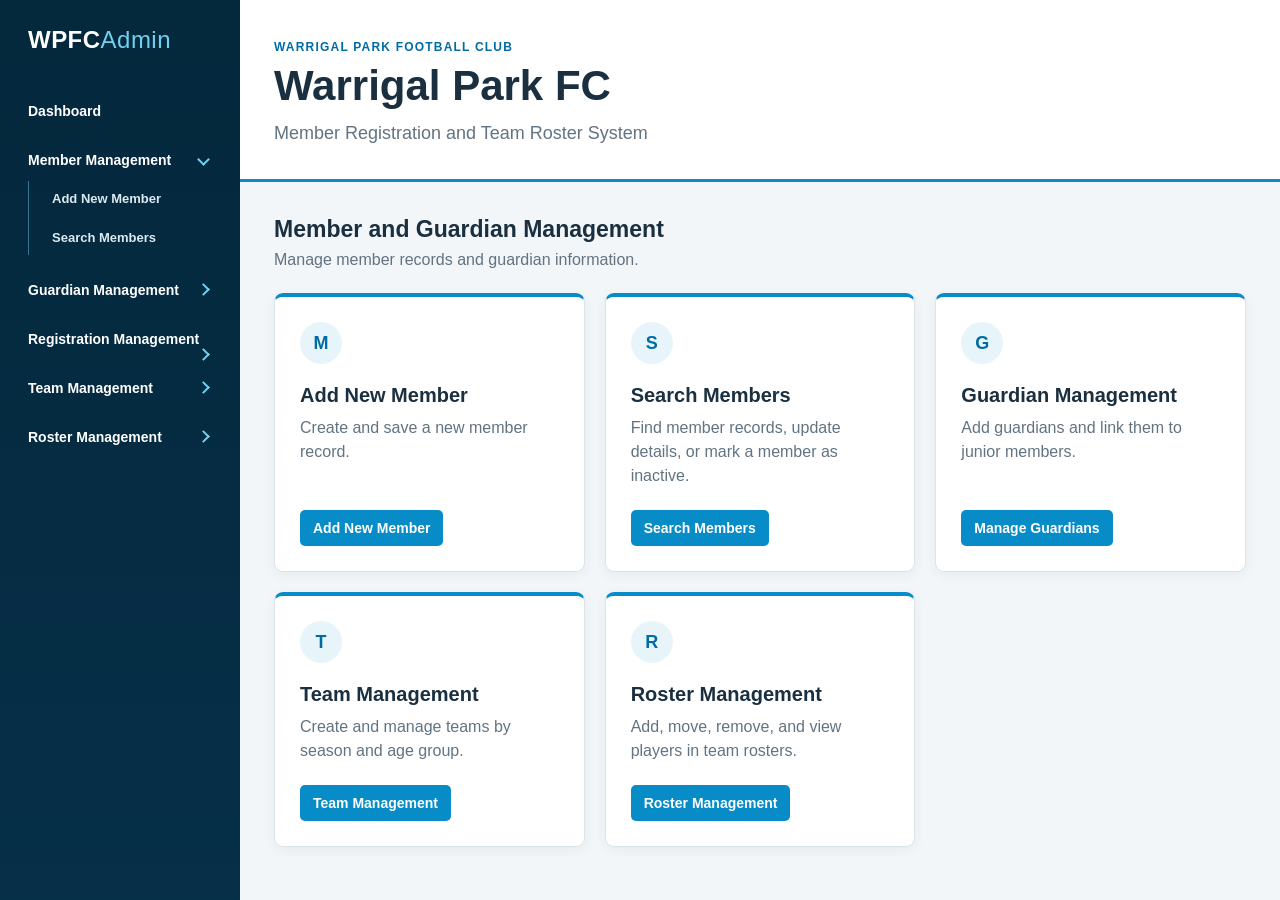
<file: index.html>
<!doctype html>
<html lang="en">

<head>
  <meta charset="utf-8">
  <meta name="viewport" content="width=device-width, initial-scale=1">
  <title>Warrigal Park FC</title>
  <style>
    :root {
      --navy: #073956;
      --navy-deep: #04283c;
      --blue: #078cc8;
      --blue-dark: #006ca6;
      --canvas: #f2f6f8;
      --white: #ffffff;
      --ink: #1a2f3f;
      --muted: #627381;
      --line: #dbe4e9;
    }

    * {
      box-sizing: border-box;
    }

    body {
      min-height: 100vh;
      margin: 0;
      background: var(--canvas);
      color: var(--ink);
      font-family: Arial, Helvetica, sans-serif;
    }

    .app-shell {
      display: flex;
      min-height: 100vh;
    }

    .sidebar {
      width: 240px;
      flex: 0 0 240px;
      min-height: 100vh;
      padding: 26px 14px;
      background: linear-gradient(180deg, var(--navy-deep), #062f48);
    }

    .brand {
      display: block;
      margin: 0 14px 36px;
      color: var(--white);
      font-size: 24px;
      font-weight: 800;
      letter-spacing: .02em;
    }

    .brand span {
      color: #6fd0ef;
      font-weight: 500;
    }

    .sidebar nav {
      display: grid;
      gap: 7px;
    }

    .nav-group {
      margin: 0;
    }

    .nav-group-toggle {
      display: block;
      width: 100%;
      padding: 13px 14px;
      border: 0;
      border-radius: 6px;
      background: transparent;
      color: var(--white);
      cursor: pointer;
      font-size: 14px;
      font-weight: 800;
      list-style: none;
      text-align: left;
      text-decoration: none;
    }

    .nav-group-toggle::-webkit-details-marker {
      display: none;
    }

    .nav-group-toggle::marker {
      content: "";
    }

    .nav-group-toggle::after {
      content: "";
      float: right;
      width: 7px;
      height: 7px;
      margin: 3px 4px 0 0;
      border-right: 2px solid #70d1ef;
      border-bottom: 2px solid #70d1ef;
      transform: rotate(45deg);
      transition: transform .16s ease;
    }

    .nav-group:not([open]) .nav-group-toggle::after {
      transform: rotate(-45deg);
    }

    .nav-group-toggle:hover,
    .nav-group-toggle:focus-visible {
      background: rgba(20, 156, 207, .25);
      outline: none;
    }

    .nav-submenu {
      display: grid;
      gap: 4px;
      margin: 0 0 7px 14px;
      padding-left: 11px;
      border-left: 1px solid rgba(111, 208, 239, .45);
    }

    .nav-subitem {
      display: block;
      padding: 10px 12px;
      border-radius: 5px;
      color: #dbeaf1;
      font-size: 13px;
      font-weight: 700;
      text-decoration: none;
    }

    .nav-subitem:hover,
    .nav-subitem:focus-visible,
    .nav-subitem.active {
      background: rgba(20, 156, 207, .25);
      color: var(--white);
      outline: none;
    }

    .nav-subitem.active {
      border-left: 3px solid #52d0f1;
      border-radius: 0 5px 5px 0;
    }

    .nav-group-link {
      display: block;
      padding: 13px 14px;
      border-radius: 6px;
      color: var(--white);
      font-size: 14px;
      font-weight: 800;
      text-decoration: none;
    }

    .nav-group-link:hover,
    .nav-group-link:focus-visible,
    .nav-group-link.active {
      background: rgba(20, 156, 207, .25);
      color: var(--white);
      outline: none;
    }

    .nav-group-link.active {
      border-left: 3px solid #52d0f1;
      border-radius: 0 6px 6px 0;
    }

    .main-content {
      width: min(1120px, 100%);
      margin: 0 auto;
      padding: 0 34px 48px;
    }

    .topbar {
      margin: 0 -34px 34px;
      padding: 40px 34px 32px;
      background: var(--white);
      border-bottom: 3px solid var(--blue);
    }

    h1,
    h2,
    p {
      margin-top: 0;
    }

    h1 {
      margin-bottom: 10px;
      font-size: clamp(30px, 4vw, 42px);
    }

    .subtitle {
      max-width: 610px;
      margin-bottom: 0;
      color: var(--muted);
      font-size: 18px;
      line-height: 1.5;
    }

    .eyebrow {
      margin-bottom: 8px;
      color: var(--blue-dark);
      font-size: 12px;
      font-weight: 800;
      letter-spacing: .1em;
      text-transform: uppercase;
    }

    .intro {
      margin-bottom: 24px;
    }

    .intro h2 {
      margin-bottom: 8px;
      font-size: 23px;
    }

    .intro p {
      margin-bottom: 0;
      color: var(--muted);
    }

    .management-grid {
      display: grid;
      grid-template-columns: repeat(3, minmax(0, 1fr));
      gap: 20px;
    }

    .management-card {
      display: flex;
      min-height: 210px;
      flex-direction: column;
      align-items: flex-start;
      padding: 25px;
      border: 1px solid var(--line);
      border-top: 4px solid var(--blue);
      border-radius: 9px;
      background: var(--white);
      box-shadow: 0 3px 12px rgba(15, 57, 78, .06);
    }

    .management-icon {
      display: grid;
      width: 42px;
      height: 42px;
      place-items: center;
      margin-bottom: 20px;
      border-radius: 50%;
      background: #e7f5fa;
      color: var(--blue-dark);
      font-size: 18px;
      font-weight: 800;
    }

    .management-card h2 {
      margin-bottom: 9px;
      font-size: 20px;
    }

    .management-card p {
      margin-bottom: 22px;
      color: var(--muted);
      line-height: 1.5;
    }

    .management-card a {
      margin-top: auto;
      padding: 10px 13px;
      border-radius: 5px;
      background: var(--blue);
      color: var(--white);
      font-size: 14px;
      font-weight: 700;
      text-decoration: none;
    }

    .management-card a:hover,
    .management-card a:focus-visible {
      background: var(--blue-dark);
      outline: none;
    }

    @media (max-width: 880px) {
      .sidebar {
        width: 184px;
        flex-basis: 184px;
        padding: 20px 9px;
      }

      .brand {
        margin: 0 8px 28px;
        font-size: 18px;
      }

      .nav-group-toggle {
        padding: 13px 12px;
        font-size: 13px;
      }

      .nav-subitem {
        padding: 10px;
        font-size: 12px;
      }

      .nav-group-link {
        padding: 13px 12px;
        font-size: 13px;
      }

      .management-grid {
        grid-template-columns: 1fr;
      }
    }

    @media (max-width: 600px) {
      .main-content {
        padding: 0 16px 30px;
      }

      .topbar {
        margin: 0 -16px 24px;
        padding: 29px 16px 24px;
      }
    }
  </style>
</head>

<body>
  <div class="app-shell">
    <aside class="sidebar" aria-label="Main navigation">
      <div class="brand">WPFC<span>Admin</span></div>
      <nav>
        <a class="nav-group-link" href="index.html">Dashboard</a>

        <details class="nav-group" open>
          <summary class="nav-group-toggle">Member Management</summary>
          <div class="nav-submenu">
            <a class="nav-subitem" href="member/index.html">Add New Member</a>
            <a class="nav-subitem" href="member/search.html">Search Members</a>
          </div>
        </details>
        <details class="nav-group">
          <summary class="nav-group-toggle">Guardian Management</summary>
          <div class="nav-submenu">
            <a class="nav-subitem" href="guardian/index.html">
              Add Guardian
            </a>
            <a class="nav-subitem" href="guardian/search.html">
              Search Guardians
            </a>
          </div>
        </details>
        <details class="nav-group">
          <summary class="nav-group-toggle">Registration Management</summary>
          <div class="nav-submenu">
            <a class="nav-subitem" href="registration/index.html">Manage Registrations</a>
          </div>
        </details>

        <details class="nav-group">
          <summary class="nav-group-toggle">Team Management</summary>
          <div class="nav-submenu">
            <a class="nav-subitem" href="team/team.html">Manage Team</a>
          </div>
        </details>
        <details class="nav-group">
          <summary class="nav-group-toggle">Roster Management</summary>
          <div class="nav-submenu">
            <a class="nav-subitem" href="roster/roster.html">Manage Roster</a>
          </div>
        </details>
      </nav>
    </aside>

    <main class="main-content">
      <header class="topbar">
        <p class="eyebrow">Warrigal Park Football Club</p>
        <h1>Warrigal Park FC</h1>
        <p class="subtitle">Member Registration and Team Roster System</p>
      </header>

      <section class="intro" aria-labelledby="management-heading">
        <h2 id="management-heading">Member and Guardian Management</h2>
        <p>Manage member records and guardian information.</p>
      </section>

      <section class="management-grid" aria-label="Member and Guardian Management">
        <article class="management-card">
          <div class="management-icon" aria-hidden="true">M</div>
          <h2>Add New Member</h2>
          <p>Create and save a new member record.</p>
          <a href="member/index.html">Add New Member</a>
        </article>

        <article class="management-card">
          <div class="management-icon" aria-hidden="true">S</div>
          <h2>Search Members</h2>
          <p>Find member records, update details, or mark a member as inactive.</p>
          <a href="member/search.html">Search Members</a>
        </article>

        <article class="management-card">
          <div class="management-icon" aria-hidden="true">G</div>
          <h2>Guardian Management</h2>
          <p>Add guardians and link them to junior members.</p>
          <a href="guardian/index.html">Manage Guardians</a>
        </article>

       <article class="management-card">
          <div class="management-icon" aria-hidden="true">T</div>
          <h2>Team Management</h2>
          <p>Create and manage teams by season and age group.</p>
          <a href="team/team.html">Team Management</a>
        </article>

        <article class="management-card">
          <div class="management-icon" aria-hidden="true">R</div>
          <h2>Roster Management</h2>
          <p>Add, move, remove, and view players in team rosters.</p>
          <a href="roster/roster.html">Roster Management</a>
        </article>       
      </section>
    </main>
  </div>
</body>

</html>
</file>
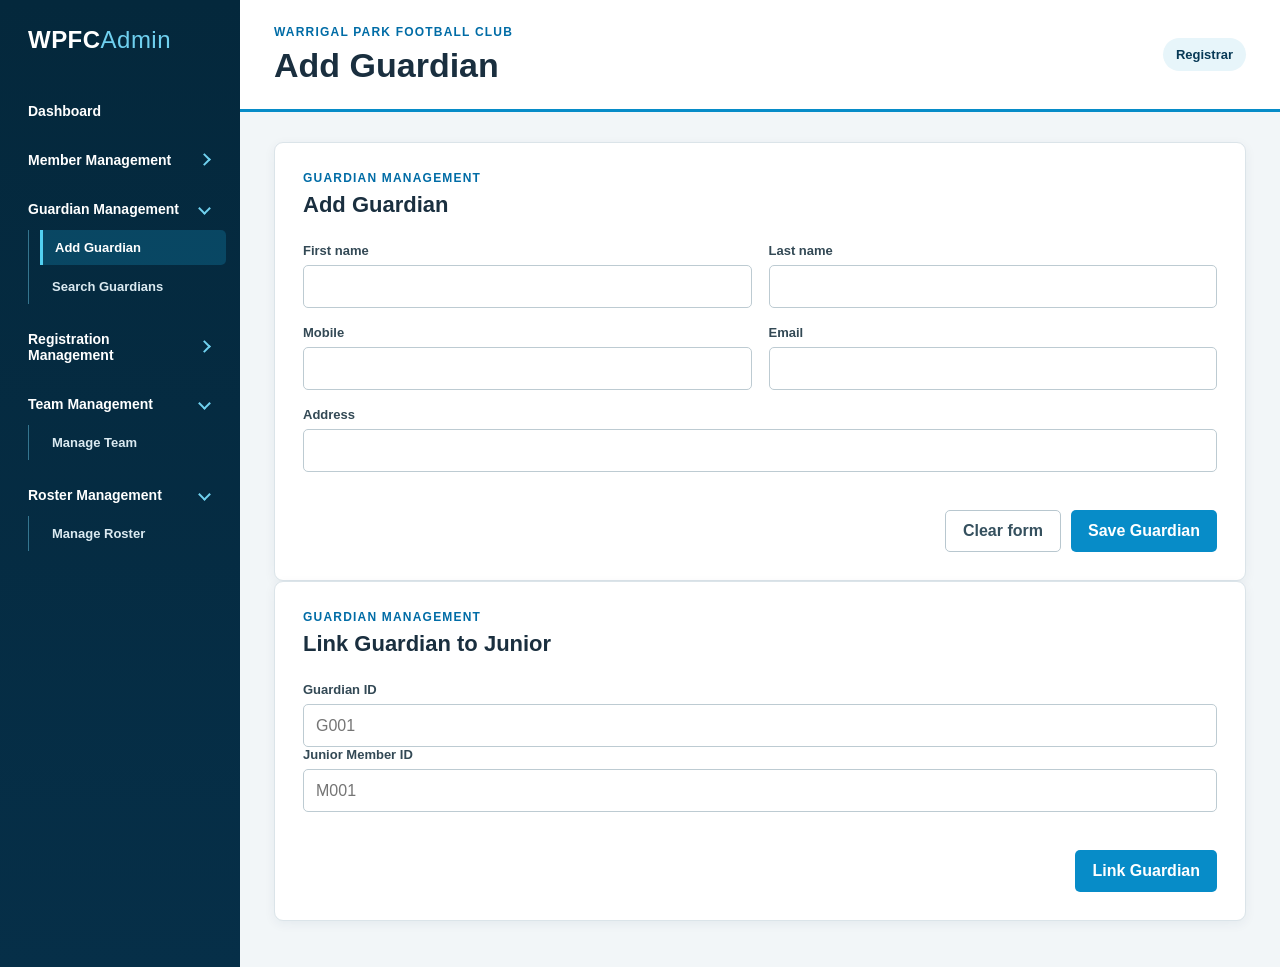
<file: guardian/index.html>
<!doctype html>
<html lang="en">

<head>
  <meta charset="utf-8">
  <meta name="viewport" content="width=device-width, initial-scale=1">
  <title>Warrigal Park FC | Add Guardian</title>
  <link rel="stylesheet" href="style.css">
</head>

<body>
  <div class="app-shell">

    <aside class="sidebar" aria-label="Main navigation">
      <a class="brand" href="../index.html">WPFC<span>Admin</span></a>

      <nav>
        <a class="nav-group-link" href="../index.html">Dashboard</a>

        <details class="nav-group">
          <summary class="nav-group-toggle">Member Management</summary>
          <div class="nav-submenu">
            <a class="nav-subitem" href="../member/index.html">Add New Member</a>
            <a class="nav-subitem" href="../member/search.html">Search Members</a>
          </div>
        </details>

        <details class="nav-group" open>
          <summary class="nav-group-toggle">Guardian Management</summary>
          <div class="nav-submenu">
            <a class="nav-subitem active" href="index.html" aria-current="page">Add Guardian</a>
            <a class="nav-subitem" href="search.html">Search Guardians</a>
          </div>
        </details>

        <details class="nav-group">
          <summary class="nav-group-toggle">Registration Management</summary>
          <div class="nav-submenu">
            <a class="nav-subitem" href="../registration/index.html">Manage Registrations</a>
          </div>
        </details>

        <details class="nav-group" open>
          <summary class="nav-group-toggle">Team Management</summary>
          <div class="nav-submenu">
            <a class="nav-subitem" href="../team/team.html">Manage Team</a>
          </div>
        </details>

        <details class="nav-group" open>
          <summary class="nav-group-toggle">Roster Management</summary>
          <div class="nav-submenu">
            <a class="nav-subitem" href="../roster/roster.html">Manage Roster</a>
          </div>
        </details>

      </nav>
    </aside>

    <main id="top" class="main-content">

      <header class="topbar">
        <div>
          <p class="eyebrow">Warrigal Park Football Club</p>
          <h1>Add Guardian</h1>
        </div>

        <div class="user-label">Registrar</div>
      </header>

      <!-- Add Guardian -->
      <section id="add-guardian" class="panel form-panel" aria-labelledby="add-guardian-heading">

        <div class="panel-heading">
          <div>
            <p class="eyebrow">Guardian Management</p>
            <h2 id="add-guardian-heading">Add Guardian</h2>
          </div>
        </div>

        <form id="add-guardian-form">

          <div class="field-grid two-columns">

            <div class="field">
              <label for="first-name">First name</label>
              <input id="first-name" name="firstName" type="text" autocomplete="given-name" required>
            </div>

            <div class="field">
              <label for="last-name">Last name</label>
              <input id="last-name" name="lastName" type="text" autocomplete="family-name" required>
            </div>

          </div>

          <div class="field-grid two-columns">

            <div class="field">
              <label for="mobile">Mobile</label>
              <input id="mobile" name="mobile" type="tel" autocomplete="tel" required>
            </div>

            <div class="field">
              <label for="email">Email</label>
              <input id="email" name="email" type="email" autocomplete="email" required>
            </div>

          </div>

          <div class="field">
            <label for="address">Address</label>
            <input id="address" name="address" type="text" autocomplete="street-address" required>
          </div>

          <p id="form-message" class="form-message" aria-live="polite"></p>

          <div class="form-actions">
            <button class="secondary-button" type="reset">
              Clear form
            </button>

            <button class="primary-button" type="submit">
              Save Guardian
            </button>
          </div>

        </form>
      </section>

      <!-- Link Guardian to Junior -->
      <section id="link-guardian" class="panel form-panel" aria-labelledby="link-guardian-heading">

        <div class="panel-heading">
          <div>
            <p class="eyebrow">Guardian Management</p>
            <h2 id="link-guardian-heading">
              Link Guardian to Junior
            </h2>
          </div>
        </div>

        <form id="link-guardian-form">

          <div class="field">
            <label for="guardian-id">Guardian ID</label>
            <input id="guardian-id" name="guardianId" type="text" placeholder="G001" required>
          </div>

          <div class="field">
            <label for="member-id">Junior Member ID</label>
            <input id="member-id" name="memberId" type="text" placeholder="M001" required>
          </div>

          <p id="link-message" class="form-message" aria-live="polite"></p>

          <div class="form-actions">
            <button class="primary-button" type="submit">
              Link Guardian
            </button>
          </div>

        </form>
      </section>

    </main>
  </div>

  <script src="../team/mockdata.js"></script>
  <script src="../data.js"></script>
  <script src="guardian.js"></script>

</body>

</html>
</file>
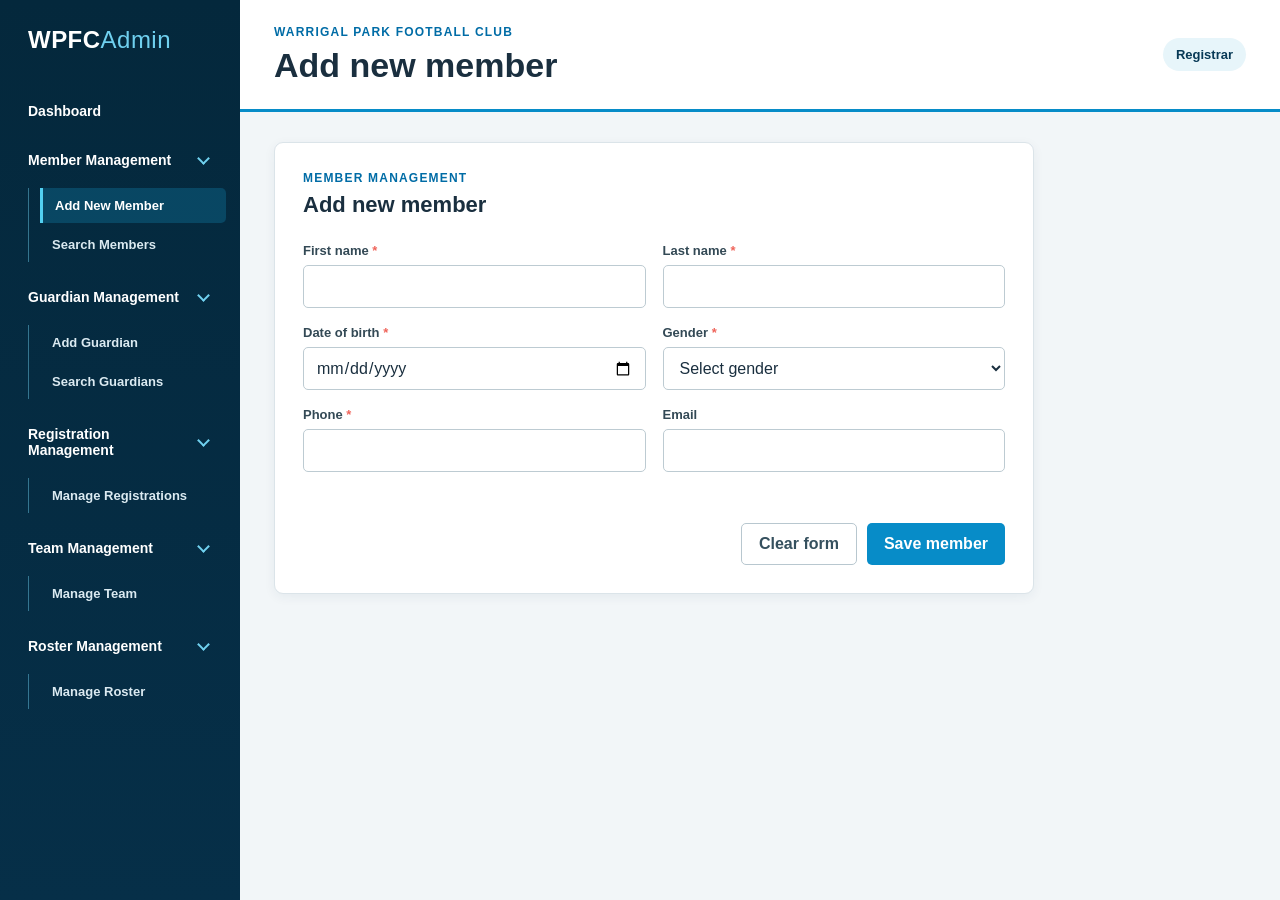
<file: member/index.html>
<!doctype html>
<html lang="en">
  <head>
    <meta charset="utf-8">
    <meta name="viewport" content="width=device-width, initial-scale=1">
    <title>Warrigal Park FC | Add new member</title>
    <link rel="stylesheet" href="style.css">
  </head>
  <body>
    <div class="app-shell">
      <aside class="sidebar" aria-label="Main navigation">
        <a class="brand" href="#top">WPFC<span>Admin</span></a>
        <nav>
          <a class="nav-group-link" href="../index.html">Dashboard</a>

          <button class="nav-group-toggle" type="button" aria-expanded="true" aria-controls="member-management-menu">
            Member Management
          </button>
          <div id="member-management-menu" class="nav-submenu">
            <a class="nav-subitem active" href="index.html" aria-current="page">Add New Member</a>
            <a class="nav-subitem" href="search.html">Search Members</a>
          </div>
          <button class="nav-group-toggle" type="button" aria-expanded="true" aria-controls="guardian-management-menu">
            Guardian Management
          </button>
          <div id="guardian-management-menu" class="nav-submenu">
            <a class="nav-subitem" href="../guardian/index.html">Add Guardian</a>
            <a class="nav-subitem" href="../guardian/search.html">Search Guardians</a>
          </div>
          <button class="nav-group-toggle" type="button" aria-expanded="true" aria-controls="registration-management-menu">
            Registration Management
          </button>
          <div id="registration-management-menu" class="nav-submenu">
            <a class="nav-subitem" href="../registration/index.html">Manage Registrations</a>
          </div>
         <button class="nav-group-toggle" type="button" aria-expanded="true" aria-controls="team-management-menu">
            Team Management
          </button>
          <div id="team-management-menu" class="nav-submenu">
            <a class="nav-subitem" href="../team/team.html">Manage Team</a>
          </div>
          <button class="nav-group-toggle" type="button" aria-expanded="true" aria-controls="roster-management-menu">
            Roster Management
          </button>
          <div id="roster-management-menu" class="nav-submenu">
            <a class="nav-subitem" href="../roster/roster.html">Manage Roster</a>
          </div>
        </nav>
      </aside>

      <main id="top" class="main-content">
        <header class="topbar">
          <div>
            <p class="eyebrow">Warrigal Park Football Club</p>
            <h1>Add new member</h1>
          </div>
          <div class="user-label">Registrar</div>
        </header>

        <div class="add-member-layout">
          <section id="add-member" class="panel form-panel" aria-labelledby="add-member-heading">
            <div class="panel-heading">
              <div>
                <p class="eyebrow">Member Management</p>
                <h2 id="add-member-heading">Add new member</h2>
              </div>
            </div>

            <form id="add-member-form">
              <div class="field-grid two-columns">
                <div class="field">
                  <label for="first-name">First name <span aria-hidden="true">*</span></label>
                  <input id="first-name" name="firstName" type="text" autocomplete="given-name" required>
                </div>
                <div class="field">
                  <label for="last-name">Last name <span aria-hidden="true">*</span></label>
                  <input id="last-name" name="lastName" type="text" autocomplete="family-name" required>
                </div>
              </div>

              <div class="field-grid two-columns">
                <div class="field">
                  <label for="date-of-birth">Date of birth <span aria-hidden="true">*</span></label>
                  <input id="date-of-birth" name="dateOfBirth" type="date" required>
                </div>
                <div class="field">
                  <label for="gender">Gender <span aria-hidden="true">*</span></label>
                  <select id="gender" name="gender" required>
                    <option value="" selected>Select gender</option>
                    <option value="Male">Male</option>
                    <option value="Female">Female</option>
                  </select>
                </div>
              </div>

              <div class="field-grid two-columns">
                <div class="field">
                  <label for="phone">Phone <span aria-hidden="true">*</span></label>
                  <input id="phone" name="phone" type="tel" autocomplete="tel" required>
                </div>
                <div class="field">
                  <label for="email">Email</label>
                  <input id="email" name="email" type="email" autocomplete="email">
                </div>
              </div>

              <p id="form-message" class="form-message" aria-live="polite"></p>
              <div class="form-actions">
                <button class="secondary-button" type="reset">Clear form</button>
                <button class="primary-button" type="submit">Save member</button>
              </div>
            </form>
          </section>

        </div>
      </main>
    </div>

    <script src="../team/mockdata.js"></script>
    <script src="../data.js"></script>
    <script src="member.js"></script>
  </body>
</html>
</file>
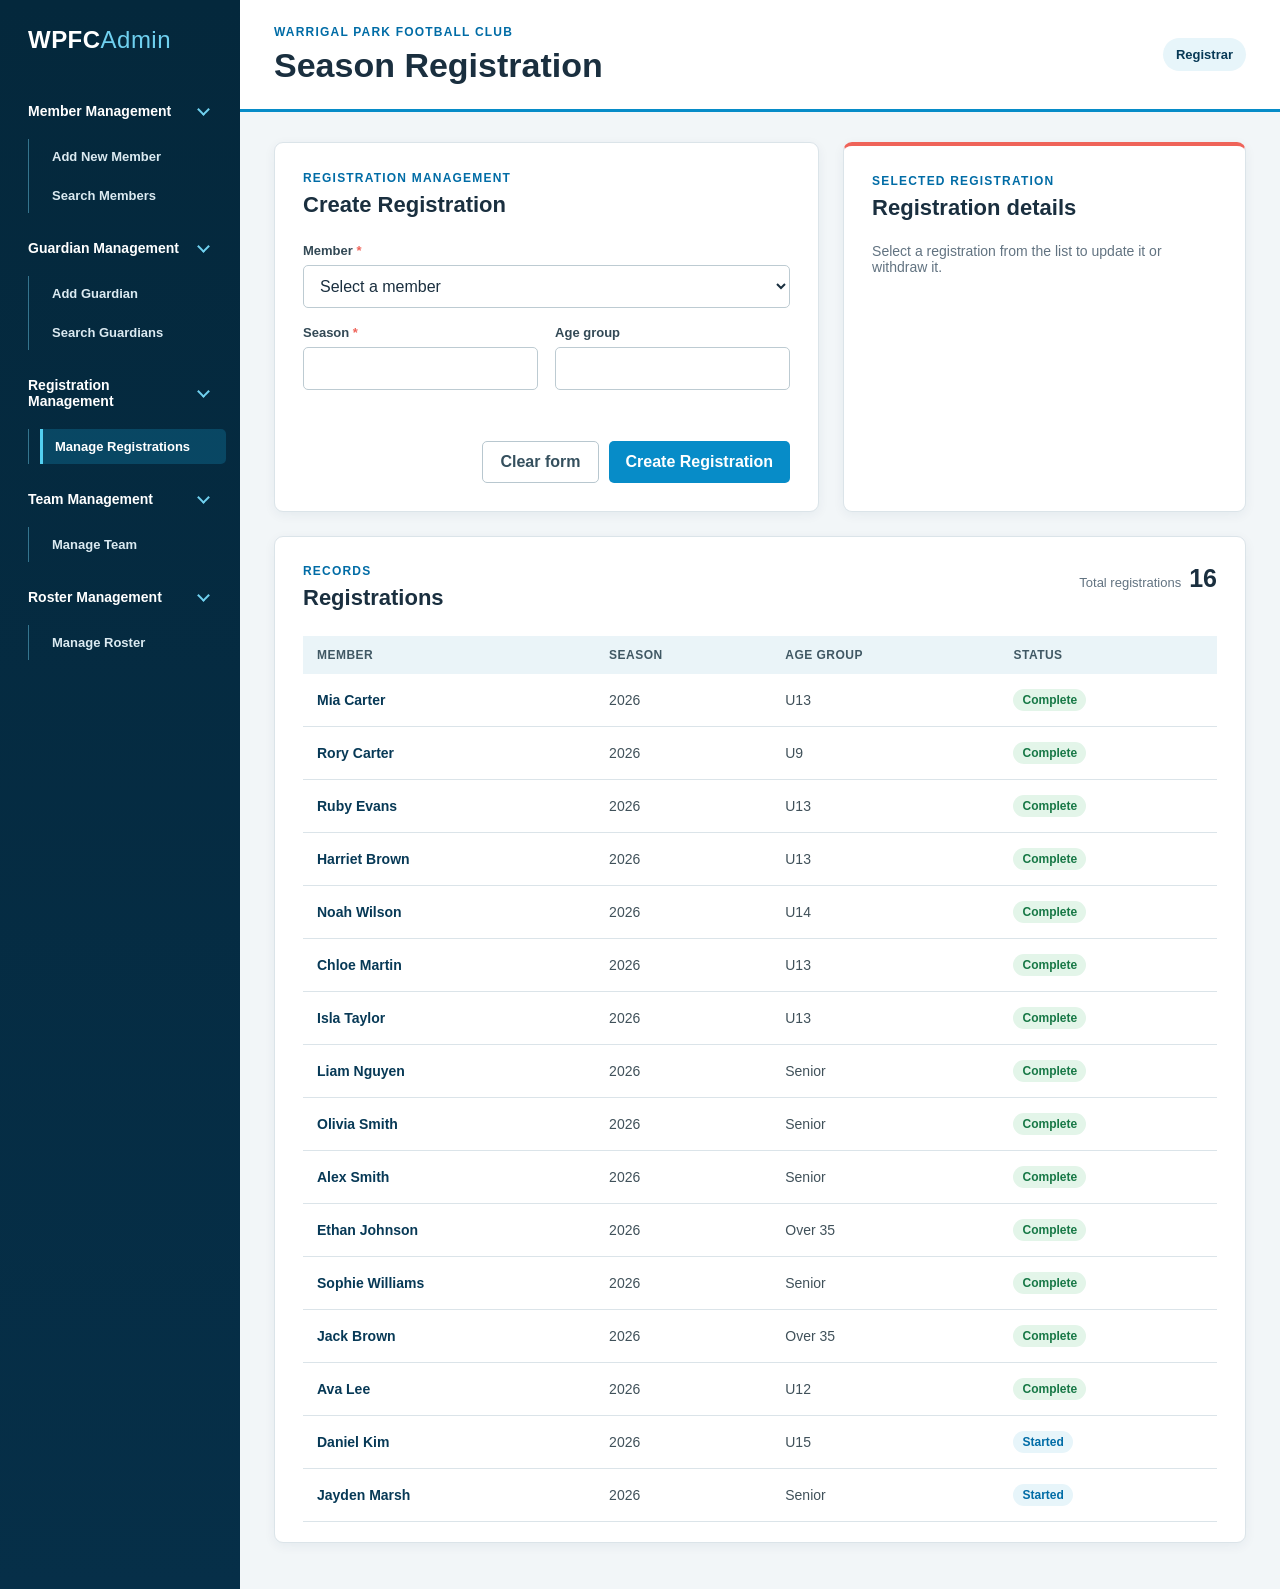
<file: registration/index.html>
<!doctype html>
<html lang="en">
  <head>
    <meta charset="utf-8">
    <meta name="viewport" content="width=device-width, initial-scale=1">
    <title>Warrigal Park FC | Season Registration</title>
    <link rel="stylesheet" href="style.css">
  </head>
  <body>
    <div class="app-shell">
      <aside class="sidebar" aria-label="Main navigation">
        <a class="brand" href="../index.html">WPFC<span>Admin</span></a>
        <nav>
          <button class="nav-group-toggle" type="button" aria-expanded="true" aria-controls="member-management-menu">
            Member Management
          </button>
          <div id="member-management-menu" class="nav-submenu">
            <a class="nav-subitem" href="../member/index.html">Add New Member</a>
            <a class="nav-subitem" href="../member/search.html">Search Members</a>
          </div>
          <button class="nav-group-toggle" type="button" aria-expanded="true" aria-controls="guardian-management-menu">
            Guardian Management
          </button>
          <div id="guardian-management-menu" class="nav-submenu">
            <a class="nav-subitem" href="../guardian/index.html">Add Guardian</a>
            <a class="nav-subitem" href="../guardian/search.html">Search Guardians</a>
          </div>
          <button class="nav-group-toggle" type="button" aria-expanded="true" aria-controls="registration-management-menu">
            Registration Management
          </button>
          <div id="registration-management-menu" class="nav-submenu">
            <a class="nav-subitem active" href="index.html" aria-current="page">Manage Registrations</a>
          </div>
           <button class="nav-group-toggle" type="button" aria-expanded="true" aria-controls="team-management-menu">
            Team Management
          </button>
          <div id="team-management-menu" class="nav-submenu">
            <a class="nav-subitem" href="../team/team.html" aria-current="page">Manage Team</a>
          </div>
          <button class="nav-group-toggle" type="button" aria-expanded="true" aria-controls="roster-management-menu">
            Roster Management
          </button>
          <div id="team-management-menu" class="nav-submenu">
            <a class="nav-subitem" href="../roster/roster.html" aria-current="page">Manage Roster</a>
          </div>
        </nav>
      </aside>

      <main class="main-content">
        <header class="topbar">
          <div>
            <p class="eyebrow">Warrigal Park Football Club</p>
            <h1>Season Registration</h1>
          </div>
          <div class="user-label">Registrar</div>
        </header>

        <div class="content-grid">
          <section class="panel form-panel" aria-labelledby="create-registration-heading">
            <div class="panel-heading">
              <div>
                <p class="eyebrow">Registration Management</p>
                <h2 id="create-registration-heading">Create Registration</h2>
              </div>
            </div>
            <form id="create-registration-form">
              <div class="field">
                <label for="registration-member">Member <span aria-hidden="true">*</span></label>
                <select id="registration-member" name="memberId" required>
                  <option value="" selected>Select a member</option>
                </select>
              </div>
              <div class="field-grid two-columns">
                <div class="field">
                  <label for="registration-season">Season <span aria-hidden="true">*</span></label>
                  <input id="registration-season" name="season" type="text" required>
                </div>
                <div class="field">
                  <label for="registration-age-group">Age group</label>
                  <input id="registration-age-group" name="ageGroup" type="text" readonly aria-readonly="true">
                </div>
              </div>
              <p id="create-registration-message" class="form-message" aria-live="polite"></p>
              <div class="form-actions">
                <button class="secondary-button" type="reset">Clear form</button>
                <button class="primary-button" type="submit">Create Registration</button>
              </div>
            </form>
          </section>

          <aside class="panel details-panel registration-card" aria-labelledby="registration-details-heading">
            <p class="eyebrow">Selected registration</p>
            <h2 id="registration-details-heading">Registration details</h2>
            <div id="registration-details" class="registration-details">
              <p>Select a registration from the list to update it or withdraw it.</p>
            </div>
          </aside>
        </div>

        <section class="panel directory-panel" aria-labelledby="registration-list-heading">
          <div class="directory-heading">
            <div>
              <p class="eyebrow">Records</p>
              <h2 id="registration-list-heading">Registrations</h2>
            </div>
            <div class="summary-card" aria-label="Registration summary">
              <p>Total registrations</p>
              <strong id="total-registrations">0</strong>
            </div>
          </div>
          <div class="table-wrap">
            <table>
              <thead>
                <tr>
                  <th scope="col">Member</th>
                  <th scope="col">Season</th>
                  <th scope="col">Age group</th>
                  <th scope="col">Status</th>
                </tr>
              </thead>
              <tbody id="registration-list"></tbody>
            </table>
          </div>
        </section>
      </main>
    </div>

    <script src="../team/mockdata.js"></script>
    <script src="../data.js"></script>
    <script src="../guardian/guardian.js"></script>
    <script src="registration.js"></script>
  </body>
</html>
</file>
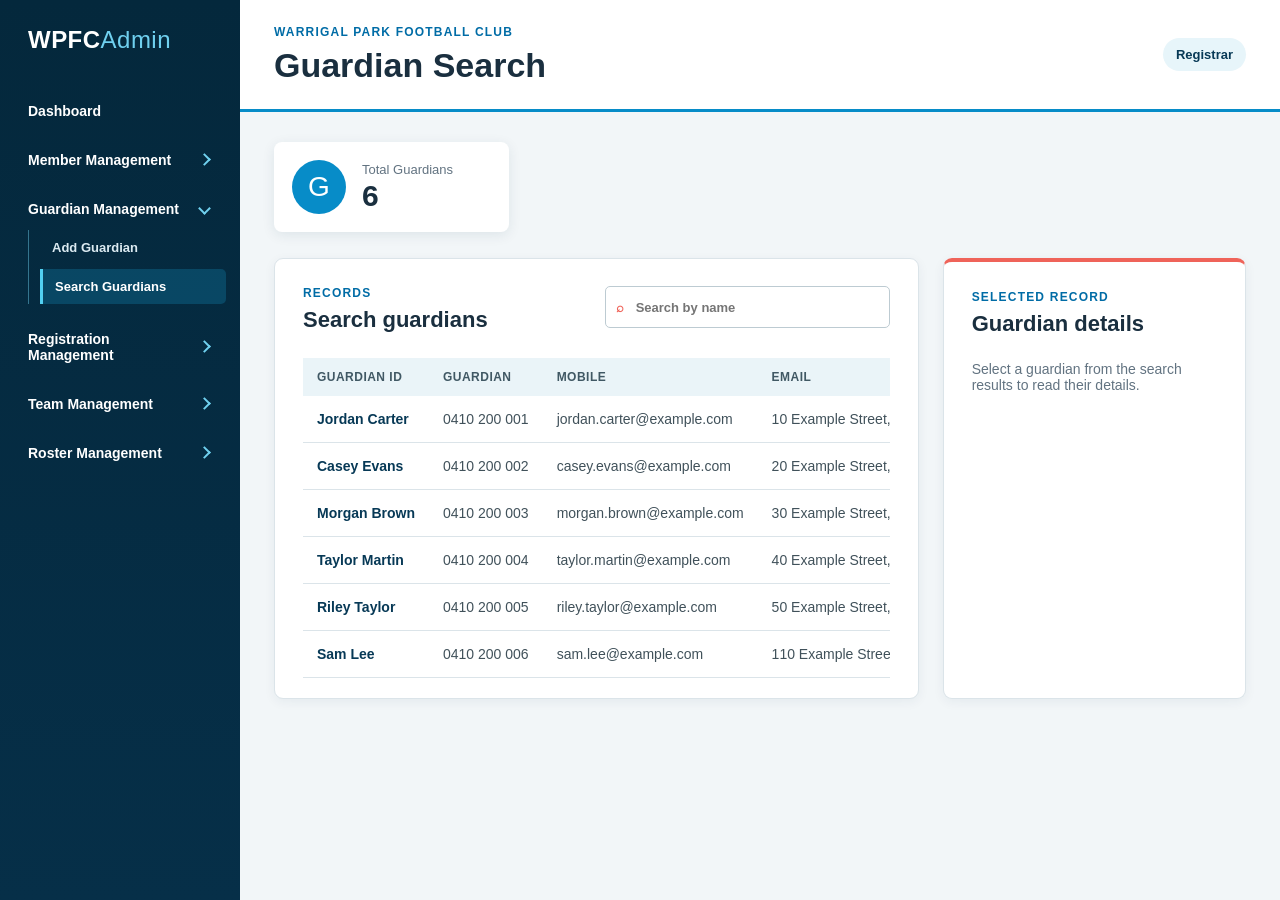
<file: guardian/search.html>
<!doctype html>
<html lang="en">

<head>
  <meta charset="utf-8">
  <meta name="viewport" content="width=device-width, initial-scale=1">
  <title>Warrigal Park FC | Guardian Search</title>
  <link rel="stylesheet" href="style.css">
</head>

<body>
  <div class="app-shell">
    <aside class="sidebar" aria-label="Main navigation">
      <a class="brand" href="../index.html">WPFC<span>Admin</span></a>

      <nav>
        <a class="nav-group-link" href="../index.html">Dashboard</a>

        <details class="nav-group">
          <summary class="nav-group-toggle">Member Management</summary>
          <div class="nav-submenu">
            <a class="nav-subitem" href="../member/index.html">Add New Member</a>
            <a class="nav-subitem" href="../member/search.html">Search Members</a>
          </div>
        </details>

        <details class="nav-group" open>
          <summary class="nav-group-toggle">Guardian Management</summary>
          <div class="nav-submenu">
            <a class="nav-subitem" href="index.html">
              Add Guardian
            </a>

            <a class="nav-subitem active" href="search.html" aria-current="page">
              Search Guardians
            </a>
          </div>
        </details>

        <details class="nav-group">
          <summary class="nav-group-toggle">Registration Management</summary>
          <div class="nav-submenu">
            <a class="nav-subitem" href="../registration/index.html">Manage Registrations</a>
          </div>
        </details>

        <details class="nav-group">
          <summary class="nav-group-toggle">Team Management</summary>
          <div class="nav-submenu">
            <a class="nav-subitem" href="../team/team.html">Manage Team</a>
          </div>
        </details>
        <details class="nav-group">
          <summary class="nav-group-toggle">Roster Management</summary>
          <div class="nav-submenu">
            <a class="nav-subitem" href="../roster/roster.html">Manage Roster</a>
          </div>
        </details>
      </nav>
    </aside>

    <main id="guardian-search-page" class="main-content">
      <header class="topbar">
        <div>
          <p class="eyebrow">Warrigal Park Football Club</p>
          <h1>Guardian Search</h1>
        </div>

        <div class="user-label">Registrar</div>
      </header>

      <section class="summary-card" aria-label="Guardian summary">
        <div class="summary-icon" aria-hidden="true">G</div>

        <div>
          <p>Total Guardians</p>
          <strong id="total-guardians">0</strong>
        </div>
      </section>

      <div class="content-grid">

        <section class="panel directory-panel" aria-labelledby="directory-heading">

          <div class="directory-heading">
            <div>
              <p class="eyebrow">Records</p>
              <h2 id="directory-heading">Search guardians</h2>
            </div>

            <label class="search-field" for="guardian-search">
              <span class="visually-hidden">
                Search guardians by name
              </span>

              <span aria-hidden="true">⌕</span>

              <input id="guardian-search" type="search" placeholder="Search by name" autocomplete="off">
            </label>
          </div>

          <div class="table-wrap">
            <table>
              <thead>
                <tr>
                  <th scope="col">Guardian ID</th>
                  <th scope="col">Guardian</th>
                  <th scope="col">Mobile</th>
                  <th scope="col">Email</th>
                  <th scope="col">Address</th>
                </tr>
              </thead>

              <tbody id="guardian-list"></tbody>
            </table>
          </div>
        </section>

        <aside class="panel details-panel" aria-labelledby="details-heading">

          <p class="eyebrow">Selected record</p>

          <h2 id="details-heading">Guardian details</h2>

          <div id="guardian-details" class="guardian-details">
            <p>
              Select a guardian from the search results to read their details.
            </p>
          </div>

        </aside>

      </div>
    </main>
  </div>

  <script src="../team/mockdata.js"></script>
  <script src="../data.js"></script>
  <script src="guardian.js"></script>
</body>

</html>
</file>
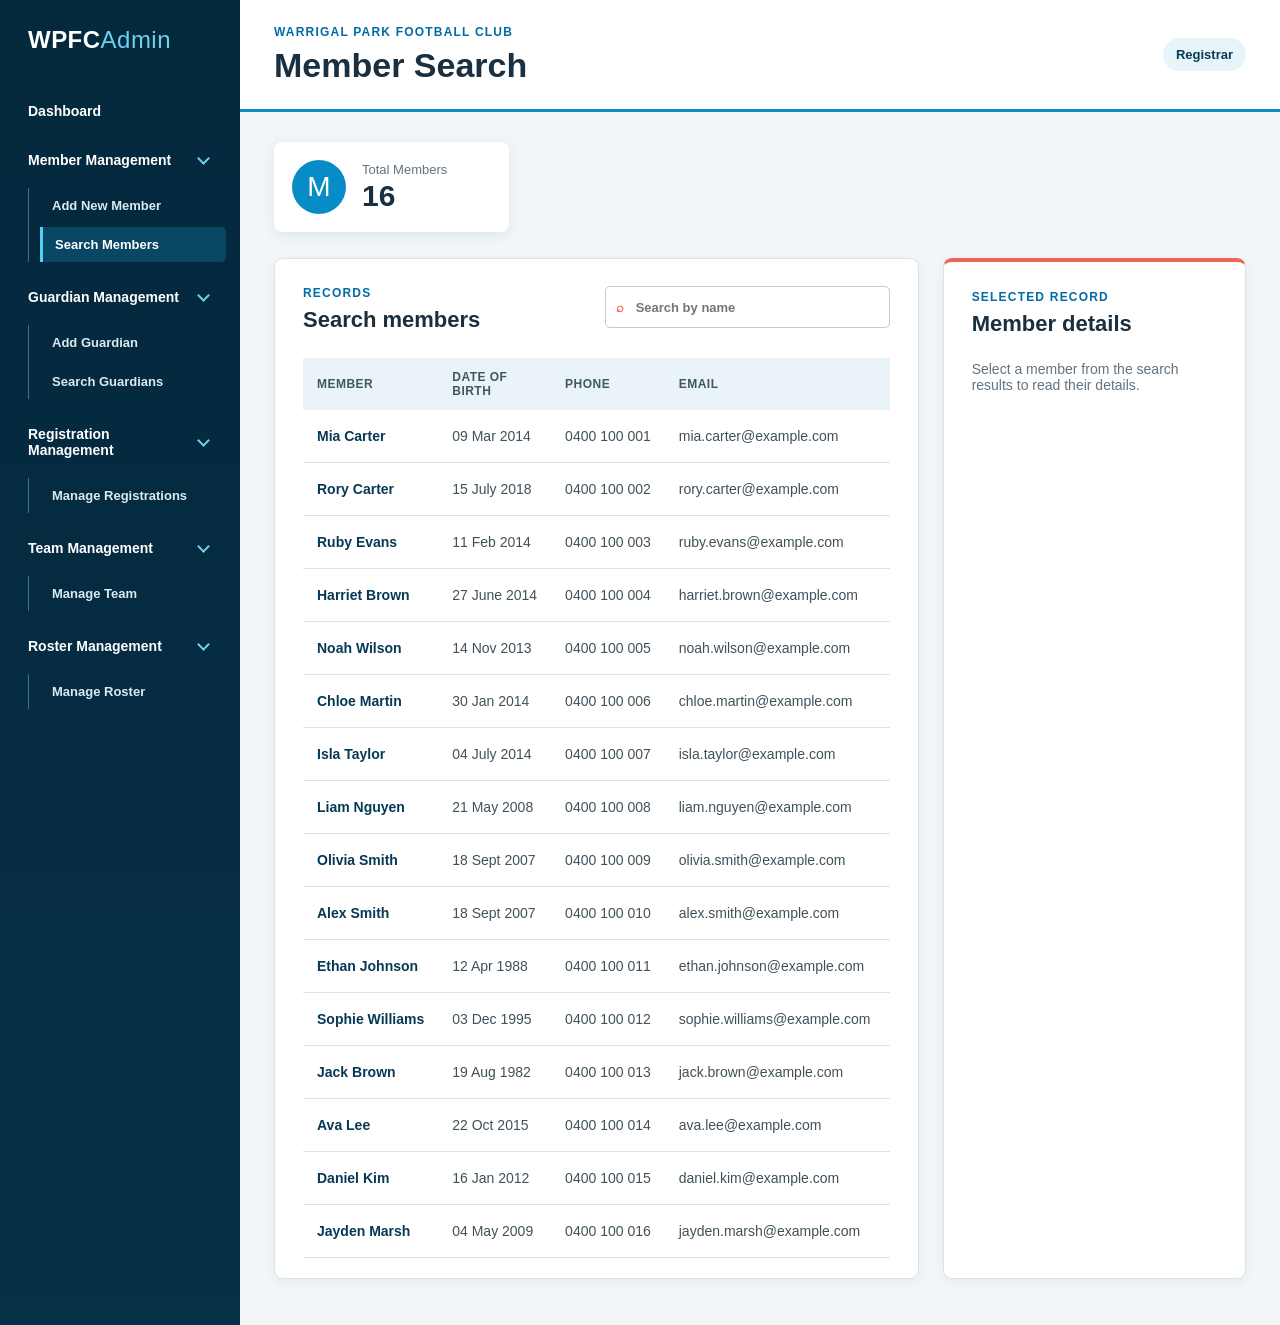
<file: member/search.html>
<!doctype html>
<html lang="en">
  <head>
    <meta charset="utf-8">
    <meta name="viewport" content="width=device-width, initial-scale=1">
    <title>Warrigal Park FC | Member Search</title>
    <link rel="stylesheet" href="style.css">
  </head>
  <body>
    <div class="app-shell">
      <aside class="sidebar" aria-label="Main navigation">
        <a class="brand" href="index.html">WPFC<span>Admin</span></a>
        <nav>
          <a class="nav-group-link" href="../index.html">Dashboard</a>
          <button class="nav-group-toggle" type="button" aria-expanded="true" aria-controls="member-management-menu">
            Member Management
          </button>
          <div id="member-management-menu" class="nav-submenu">
            <a class="nav-subitem" href="index.html">Add New Member</a>
            <a class="nav-subitem active" href="search.html" aria-current="page">Search Members</a>
          </div>
          <button class="nav-group-toggle" type="button" aria-expanded="true" aria-controls="guardian-management-menu">
            Guardian Management
          </button>
          <div id="guardian-management-menu" class="nav-submenu">
            <a class="nav-subitem" href="../guardian/index.html">Add Guardian</a>
            <a class="nav-subitem" href="../guardian/search.html">Search Guardians</a>
          </div>
          <button class="nav-group-toggle" type="button" aria-expanded="true" aria-controls="registration-management-menu">
            Registration Management
          </button>
          <div id="registration-management-menu" class="nav-submenu">
            <a class="nav-subitem" href="../registration/index.html">Manage Registrations</a>
          </div>
          <button class="nav-group-toggle" type="button" aria-expanded="true" aria-controls="team-management-menu">
            Team Management
          </button>
          <div id="guardian-management-menu" class="nav-submenu">
            <a class="nav-subitem" href="../guardian/index.html">Manage Team</a>
          </div>
          <button class="nav-group-toggle" type="button" aria-expanded="true" aria-controls="roster-management-menu">
            Roster Management
          </button>
          <div id="guardian-management-menu" class="nav-submenu">
            <a class="nav-subitem" href="../guardian/index.html">Manage Roster</a>
          </div>
        </nav>
      </aside>

      <main id="member-search-page" class="main-content">
        <header class="topbar">
          <div>
            <p class="eyebrow">Warrigal Park Football Club</p>
            <h1>Member Search</h1>
          </div>
          <div class="user-label">Registrar</div>
        </header>

        <section class="summary-card" aria-label="Member summary">
          <div class="summary-icon" aria-hidden="true">M</div>
          <div>
            <p>Total Members</p>
            <strong id="total-members">0</strong>
          </div>
        </section>

        <div class="content-grid">
          <section class="panel directory-panel" aria-labelledby="directory-heading">
            <div class="directory-heading">
              <div>
                <p class="eyebrow">Records</p>
                <h2 id="directory-heading">Search members</h2>
              </div>
              <label class="search-field" for="member-search">
                <span class="visually-hidden">Search members by name</span>
                <span aria-hidden="true">⌕</span>
                <input id="member-search" type="search" placeholder="Search by name" autocomplete="off">
              </label>
            </div>
            <div class="table-wrap">
              <table>
                <thead>
                  <tr>
                    <th scope="col">Member</th>
                    <th scope="col">Date of birth</th>
                    <th scope="col">Phone</th>
                    <th scope="col">Email</th>
                    <th scope="col">Status</th>
                  </tr>
                </thead>
                <tbody id="member-list"></tbody>
              </table>
            </div>
          </section>

          <aside class="panel details-panel" aria-labelledby="details-heading">
            <p class="eyebrow">Selected record</p>
            <h2 id="details-heading">Member details</h2>
            <div id="member-details" class="member-details">
              <p>Select a member from the search results to read their details.</p>
            </div>
          </aside>
        </div>
      </main>
    </div>

    <script src="../team/mockdata.js"></script>
    <script src="../data.js"></script>
    <script src="../registration/registration.js"></script>
    <script src="member.js"></script>
  </body>
</html>
</file>
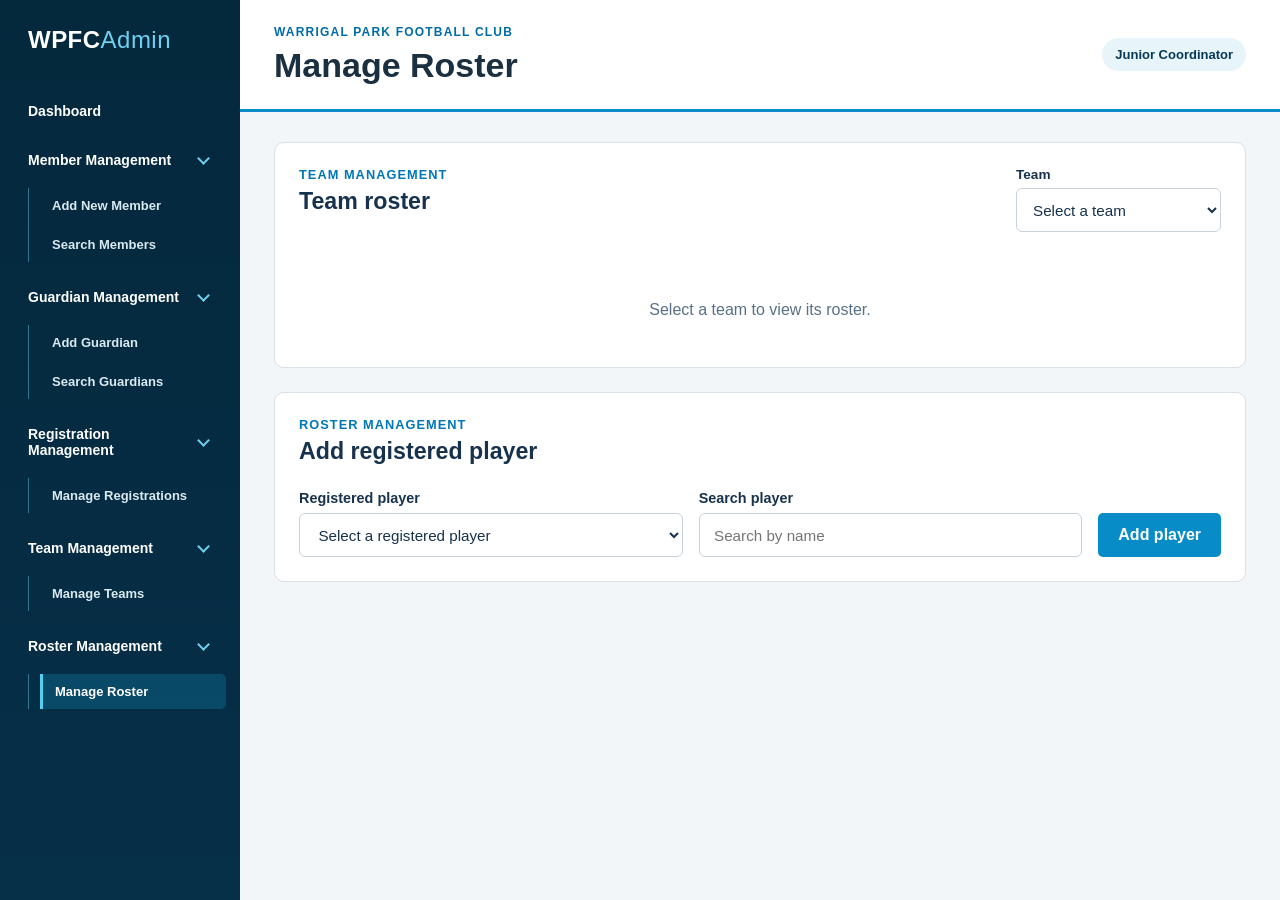
<file: roster/roster.html>
<!doctype html>
<html lang="en">

<head>
  <meta charset="utf-8">
  <meta name="viewport" content="width=device-width, initial-scale=1">

  <title>Warrigal Park FC | Team Roster</title>

  <link rel="stylesheet" href="style.css">

  <style>
    /* =========================================================
       ROSTER PAGE ONLY
       ========================================================= */

    /* Team roster panel */

    .roster-panel .panel-heading {
      display: flex;
      justify-content: space-between;
      align-items: flex-start;
      gap: 2rem;
      margin-bottom: 1.5rem;
    }

    .roster-panel .panel-heading > div:first-child {
      flex: 1;
    }

    .roster-panel .panel-heading .eyebrow {
      margin: 0 0 0.35rem;
      padding: 0;
      background: none;
      font-size: 0.8rem;
      line-height: 1.2;
      font-weight: 700;
      letter-spacing: 0.08em;
    }

    .roster-panel .panel-heading h2 {
      margin: 0;
      line-height: 1.2;
    }


    /* Team selector */

    .team-selector {
      display: flex;
      flex-direction: column;
      gap: 0.4rem;
      width: 205px;
      flex-shrink: 0;
    }

    .team-selector label {
      font-size: 0.85rem;
      font-weight: 600;
      color: #17324d;
    }

    .team-selector select {
      width: 100%;
      height: 44px;
      padding: 0 0.75rem;
      box-sizing: border-box;

      border: 1px solid #c8d2dc;
      border-radius: 6px;

      background: #ffffff;
      color: #17324d;

      font-size: 0.95rem;
    }


    /* Selected team information */

    .team-summary {
      margin: 0 0 0.75rem;
      color: #587086;
      font-size: 0.9rem;
    }


    /* Roster content */

    .roster-content {
      min-height: 0;
    }

    .roster-content .empty-state {
      margin: 0;
      padding: 1.5rem 1rem;
      text-align: center;
      color: #587086;
    }


    /* =========================================================
       ADD PLAYER SECTION
       ========================================================= */

    .roster-management {
      margin-top: 1.5rem;
      padding: 1.5rem;

      background: #ffffff;
      border: 1px solid #d9e0e7;
      border-radius: 10px;
    }

    .roster-management .section-header {
      margin-bottom: 1.5rem;
    }

    .roster-management .eyebrow {
      margin: 0 0 0.35rem;
      padding: 0;

      background: none;

      font-size: 0.8rem;
      font-weight: 700;
      letter-spacing: 0.08em;
      color: #0077b6;
    }

    .roster-management h2 {
      margin: 0;

      color: #17324d;
      font-size: 1.45rem;
      line-height: 1.2;
    }


    /* Add player form */

    .roster-form {
      display: grid;
      grid-template-columns: 1fr 1fr auto;
      align-items: end;
      gap: 1rem;
    }

    .roster-form .form-group {
      display: flex;
      flex-direction: column;
      gap: 0.45rem;
    }

    .roster-form label {
      font-size: 0.9rem;
      font-weight: 600;
      color: #17324d;
    }

    .roster-form select,
    .roster-form input {
      width: 100%;
      height: 44px;
      box-sizing: border-box;

      padding: 0 0.9rem;

      border: 1px solid #c8d2dc;
      border-radius: 6px;

      background: #ffffff;
      color: #17324d;

      font-size: 0.95rem;
    }

    .roster-form select:focus,
    .roster-form input:focus {
      outline: none;

      border-color: #168fc4;

      box-shadow:
        0 0 0 2px rgba(22, 143, 196, 0.12);
    }


    /* Add player button */

    .roster-form-actions {
      display: flex;
      align-items: flex-end;
    }

    .roster-form-actions .primary-button {
      height: 44px;
      padding: 0 1.25rem;
      white-space: nowrap;
    }


    /* Form message */

    .roster-management .form-message {
      margin: 0.75rem 0 0;
    }


    /* =========================================================
       RESPONSIVE
       ========================================================= */

    @media (max-width: 760px) {

      .roster-panel .panel-heading {
        flex-direction: column;
        align-items: stretch;
        gap: 1rem;
      }

      .team-selector {
        width: 100%;
      }

      .roster-form {
        grid-template-columns: 1fr;
      }

      .roster-form-actions {
        justify-content: flex-start;
      }
    }
  </style>
</head>


<body>

  <div class="app-shell">


    <!-- =====================================================
         SIDEBAR
         ===================================================== -->

    <aside class="sidebar" aria-label="Main navigation">

      <a class="brand" href="../index.html">
        WPFC<span>Admin</span>
      </a>


      <nav>

        <!-- Dashboard -->

        <a
          class="nav-group-link"
          href="../index.html"
        >
          Dashboard
        </a>


        <!-- Member Management -->

        <button
          class="nav-group-toggle"
          type="button"
          aria-expanded="true"
          aria-controls="member-management-menu"
        >
          Member Management
        </button>

        <div
          id="member-management-menu"
          class="nav-submenu"
        >
          <a
            class="nav-subitem"
            href="../member/index.html"
          >
            Add New Member
          </a>

          <a
            class="nav-subitem"
            href="../member/search.html"
          >
            Search Members
          </a>
        </div>


        <!-- Guardian Management -->

        <button
          class="nav-group-toggle"
          type="button"
          aria-expanded="true"
          aria-controls="guardian-management-menu"
        >
          Guardian Management
        </button>

        <div
          id="guardian-management-menu"
          class="nav-submenu"
        >
          <a
            class="nav-subitem"
            href="../guardian/index.html"
          >
            Add Guardian
          </a>

          <a
            class="nav-subitem"
            href="../guardian/search.html"
          >
            Search Guardians
          </a>
        </div>


        <!-- Registration Management -->

        <button
          class="nav-group-toggle"
          type="button"
          aria-expanded="true"
          aria-controls="registration-management-menu"
        >
          Registration Management
        </button>

        <div
          id="registration-management-menu"
          class="nav-submenu"
        >
          <a
            class="nav-subitem"
            href="../registration/index.html"
          >
            Manage Registrations
          </a>
        </div>


        <!-- Team Management -->

        <button
          class="nav-group-toggle"
          type="button"
          aria-expanded="true"
          aria-controls="team-management-menu"
        >
          Team Management
        </button>

        <div
          id="team-management-menu"
          class="nav-submenu"
        >
          <a
            class="nav-subitem"
            href="../team/team.html"
          >
            Manage Teams
          </a>
        </div>


        <!-- Roster Management -->

        <button
          class="nav-group-toggle"
          type="button"
          aria-expanded="true"
          aria-controls="roster-management-menu"
        >
          Roster Management
        </button>

        <div
          id="roster-management-menu"
          class="nav-submenu"
        >
          <a
            class="nav-subitem active"
            href="roster.html"
            aria-current="page"
          >
            Manage Roster
          </a>
        </div>

      </nav>

    </aside>


    <!-- =====================================================
         MAIN CONTENT
         ===================================================== -->

    <main
      id="top"
      class="main-content"
    >


      <!-- Top bar -->

      <header class="topbar">

        <div>

          <p class="eyebrow">
            Warrigal Park Football Club
          </p>

          <h1>
           Manage Roster
          </h1>

        </div>

        <div class="user-label">
          Junior Coordinator
        </div>

      </header>


      <!-- ===================================================
           TEAM ROSTER
           =================================================== -->

      <section
        class="management-section roster-management"
        aria-labelledby="roster-heading"
      >

        <div class="panel-heading">

          <div>

            <p class="eyebrow">
              TEAM MANAGEMENT
            </p>

            <h2 id="roster-heading">
              Team roster
            </h2>

          </div>


          <div class="team-selector">

            <label for="team-select">
              Team
            </label>

            <select id="team-select">

              <option value="">
                Select a team
              </option>

            </select>

          </div>

        </div>


        <!-- Selected team information -->

        <p
          id="team-summary"
          class="team-summary"
        ></p>


        <!-- Roster message -->

        <p
          id="roster-message"
          class="form-message"
          aria-live="polite"
        ></p>


        <!-- Roster list -->

        <div
          id="roster-content"
          class="roster-content"
        ></div>

      </section>


      <!-- ===================================================
           ADD PLAYER
           =================================================== -->

      <section
        class="management-section roster-management"
      >

        <div class="section-header">

          <div>

            <p class="eyebrow">
              ROSTER MANAGEMENT
            </p>

            <h2>
              Add registered player
            </h2>

          </div>

        </div>


        <form
          id="add-player-form"
          class="roster-form"
        >

          <!-- Registered player -->

          <div class="form-group">

            <label for="player-select">
              Registered player
            </label>

            <select
              id="player-select"
              name="player"
            >

              <option value="">
                Select a registered player
              </option>

            </select>

          </div>


          <!-- Search -->

          <div class="form-group">

            <label for="player-filter">
              Search player
            </label>

            <input
              type="text"
              id="player-filter"
              placeholder="Search by name"
            >

          </div>


          <!-- Add button -->

          <div class="roster-form-actions">

            <button
              type="submit"
              class="primary-button"
            >
              Add player
            </button>

          </div>

        </form>


      </section>

    </main>

  </div>


  <!-- =======================================================
       JAVASCRIPT
       ======================================================= -->

  <script src="../team/mockdata.js"></script>
  <script src="../data.js"></script>
  <script src="roster.js"></script>

</body>

</html>
</file>
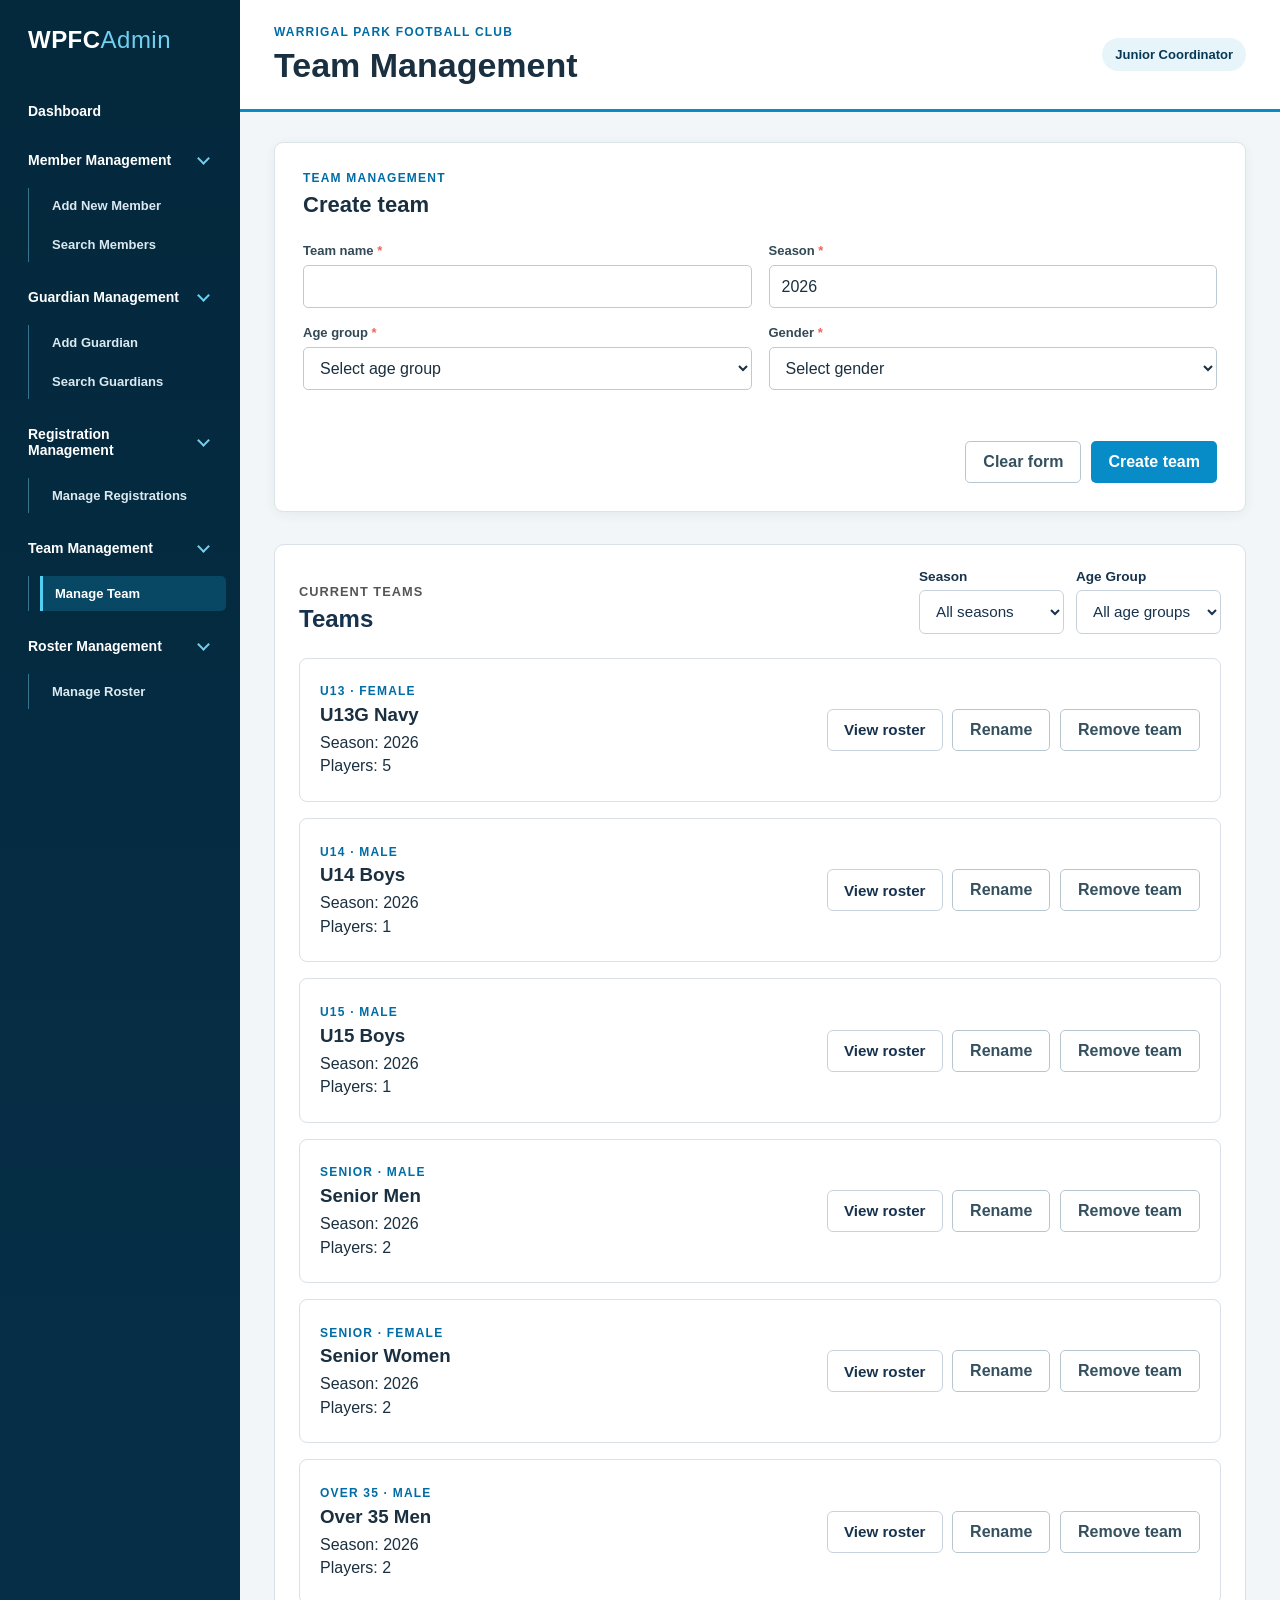
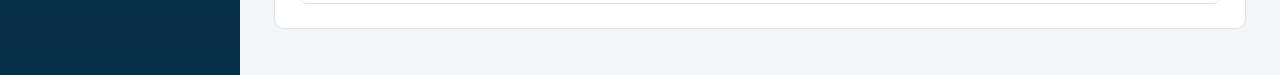
<file: team/team.html>
<!doctype html>
<html lang="en">
  <head>
    <meta charset="utf-8">
    <meta name="viewport" content="width=device-width, initial-scale=1">
    <title>Warrigal Park FC | Team Management</title>
    <link rel="stylesheet" href="style.css">
    <style>
      /* =========================================================
        TEAM MANAGEMENT PAGE
        ========================================================= */

      .management-section {
        margin-top: 2rem;
        padding: 1.5rem;

        background: #ffffff;
        border: 1px solid #d9e0e7;
        border-radius: 10px;
      }


      /* =========================================================
        SECTION HEADER
        ========================================================= */

      .section-header {
        display: flex;
        justify-content: space-between;
        align-items: flex-end;

        gap: 2rem;
        margin-bottom: 1.5rem;
      }

      .section-header > div:first-child {
        min-width: 0;
      }

      .section-header .eyebrow {
        margin: 0 0 0.35rem;
        padding: 0;

        background: none;

        font-size: 0.8rem;
        font-weight: 700;
        letter-spacing: 0.08em;
        color: #555;
      }

      .section-header h2 {
        margin: 0;

        font-size: 1.5rem;
        line-height: 1.2;
        color: #17324d;
      }


      /* =========================================================
        SEASON + AGE GROUP FILTERS
        ========================================================= */

      .team-filters {
        display: flex;
        align-items: flex-end;

        gap: 0.75rem;
        flex-shrink: 0;
      }

      .team-filters .filter-group {
        display: flex;
        flex-direction: column;

        gap: 0.35rem;
        width: 145px;
      }

      .team-filters .filter-group label {
        margin: 0;

        font-size: 0.85rem;
        font-weight: 600;
        color: #17324d;
      }

      .team-filters .filter-group select {
        width: 100%;
        height: 44px;

        box-sizing: border-box;
        padding: 0 0.75rem;

        border: 1px solid #c8d2dc;
        border-radius: 6px;

        background: #ffffff;
        color: #17324d;

        font-size: 0.95rem;
      }


      /* =========================================================
        TEAM LIST
        ========================================================= */

      .management-list {
        display: flex;
        flex-direction: column;

        gap: 1rem;
        min-height: 0;
      }


      /* =========================================================
        TEAM CARD
        ========================================================= */

      .management-list .list-item {
        display: flex;
        justify-content: space-between;
        align-items: center;

        gap: 2rem;

        padding: 1.25rem;

        border: 1px solid #d9e0e7;
        border-radius: 8px;

        background: #ffffff;
      }

      .management-list .list-item h3 {
        margin: 0.25rem 0 0.5rem;
      }

      .management-list .list-item p {
        margin: 0.35rem 0;
      }


      /* =========================================================
        TEAM ACTION BUTTONS
        ========================================================= */

      .team-actions {
        display: flex;
        align-items: center;

        gap: 0.6rem;
        flex-shrink: 0;
        flex-wrap: wrap;
      }


      /* View roster link */

      .team-actions .view-roster {
        display: inline-flex;

        align-items: center;
        justify-content: center;

        min-height: 42px;
        padding: 0 1rem;

        box-sizing: border-box;

        border: 1px solid #c8d2dc;
        border-radius: 6px;

        background: #ffffff;
        color: #17324d;

        font-size: 0.95rem;
        font-weight: 600;

        text-decoration: none;
      }

      .team-actions .view-roster:hover {
        background: #f4f7f9;
        text-decoration: none;
      }


      /* Rename / Remove */

      .team-actions .secondary-button {
        min-height: 42px;
      }


      /* =========================================================
        EMPTY STATE
        ========================================================= */

      .management-list .empty-state {
        margin: 0;

        padding: 2rem 1rem;

        text-align: center;

        color: #587086;
      }


      /* =========================================================
        RESPONSIVE
        ========================================================= */

      @media (max-width: 760px) {

        .section-header {
          flex-direction: column;
          align-items: stretch;

          gap: 1rem;
        }


        .team-filters {
          width: 100%;
        }


        .team-filters .filter-group {
          flex: 1;
          width: auto;
        }


        .management-list .list-item {
          flex-direction: column;
          align-items: stretch;

          gap: 1rem;
        }


        .team-actions {
          justify-content: flex-start;
        }

      }

      </style>
  </head>
  <body>
    <div class="app-shell">
      <aside class="sidebar" aria-label="Main navigation">
        <a class="brand" href="#top">WPFC<span>Admin</span></a>

        <nav>
          <a class="nav-group-link" href="../index.html">Dashboard</a>

          <button class="nav-group-toggle" type="button" aria-expanded="true" aria-controls="member-management-menu">
            Member Management
          </button>
          <div id="member-management-menu" class="nav-submenu">
            <a class="nav-subitem" href="../member/index.html">Add New Member</a>
            <a class="nav-subitem" href="../member/search.html">Search Members</a>
          </div>

          <button class="nav-group-toggle" type="button" aria-expanded="true" aria-controls="guardian-management-menu">
            Guardian Management
          </button>
          <div id="guardian-management-menu" class="nav-submenu">
            <a class="nav-subitem" href="../guardian/index.html">Add Guardian</a>
            <a class="nav-subitem" href="../guardian/search.html">Search Guardians</a>
          </div>

          <button class="nav-group-toggle" type="button" aria-expanded="true" aria-controls="registration-management-menu">
            Registration Management
          </button>
          <div id="registration-management-menu" class="nav-submenu">
            <a class="nav-subitem" href="../registration/index.html">Manage Registrations</a>
          </div>

          <button class="nav-group-toggle" type="button" aria-expanded="true" aria-controls="team-management-menu">
            Team Management
          </button>
          <div id="team-management-menu" class="nav-submenu">
            <a class="nav-subitem active" href="team.html">Manage Team</a>
          </div>
          <button class="nav-group-toggle" type="button" aria-expanded="true" aria-controls="roster-management-menu">
            Roster Management
          </button>
          <div id="team-management-menu" class="nav-submenu">
            <a class="nav-subitem" href="../roster/roster.html" aria-current="page">Manage Roster</a>
          </div>
        </nav>
      </aside>

      <main id="top" class="main-content">
        <header class="topbar">
          <div>
            <p class="eyebrow">Warrigal Park Football Club</p>
            <h1>Team Management</h1>
          </div>
          <div class="user-label">Junior Coordinator</div>
        </header>

        <div class="page-grid">
          <section class="panel form-panel" aria-labelledby="create-team-heading">
            <div class="panel-heading">
              <div>
                <p class="eyebrow">Team Management</p>
                <h2 id="create-team-heading">Create team</h2>
              </div>
            </div>

            <form id="create-team-form">
              <div class="field-grid two-columns">
                <div class="field">
                  <label for="team-name">Team name <span aria-hidden="true">*</span></label>
                  <input id="team-name" name="name" type="text" required>
                </div>

                <div class="field">
                  <label for="team-season">Season <span aria-hidden="true">*</span></label>
                  <input id="team-season" name="season" type="number" min="1950" max="2100" value="2026" required>
                </div>
              </div>

              <div class="field-grid two-columns">
                <div class="field">
                  <label for="team-age-group">Age group <span aria-hidden="true">*</span></label>
                  <select id="team-age-group" name="ageGroup" required>
                    <option value="" selected>Select age group</option>
                    <option value="U6">U6</option>
                    <option value="U7">U7</option>
                    <option value="U8">U8</option>
                    <option value="U9">U9</option>
                    <option value="U10">U10</option>
                    <option value="U11">U11</option>
                    <option value="U12">U12</option>
                    <option value="U13">U13</option>
                    <option value="U14">U14</option>
                    <option value="U15">U15</option>
                    <option value="U16">U16</option>
                    <option value="U17">U17</option>
                    <option value="U18">U18</option>
                    <option value="Senior">Senior</option>
                  </select>
                </div>

                <div class="field">
                  <label for="team-gender">Gender <span aria-hidden="true">*</span></label>
                  <select id="team-gender" name="gender" required>
                    <option value="" selected>Select gender</option>
                    <option value="Female">Female</option>
                    <option value="Male">Male</option>
                  </select>
                </div>
              </div>

              <p id="team-form-message" class="form-message" aria-live="polite"></p>

              <div class="form-actions">
                <button class="secondary-button" type="reset">Clear form</button>
                <button class="primary-button" type="submit">Create team</button>
              </div>
            </form>
          </section>

         <section class="management-section">
          <div class="section-header">
            <div>
              <p class="eyebrow">CURRENT TEAMS</p>
              <h2>Teams</h2>
            </div>

            <div class="team-filters">
              <div class="filter-group">
                <label for="season-filter">Season</label>
                <select id="season-filter">
                  <option value="all">All seasons</option>
                </select>
              </div>
              <div class="filter-group">
                <label for="age-group-filter">Age Group</label>
                <select id="age-group-filter">
                  <option value="all">All age groups</option>
                </select>
              </div>
            </div>
          </div>

          <div id="team-list" class="management-list">
            <!-- Teams are loaded by team.js -->
          </div>
        </section>
        </div>
      </main>
    </div>

    <script src="mockdata.js"></script>
    <script src="../data.js"></script>
    <script src="team.js"></script>
  </body>
</html>
</file>
<file: guardian/style.css>
:root {
  --navy: #073956;
  --navy-deep: #04283c;
  --blue: #078cc8;
  --blue-dark: #006ca6;
  --coral: #ef6359;
  --ink: #1a2f3f;
  --muted: #627381;
  --line: #dbe4e9;
  --canvas: #f2f6f8;
  --white: #ffffff;
  --success: #177846;
}

* {
  box-sizing: border-box;
}

body {
  margin: 0;
  background: var(--canvas);
  color: var(--ink);
  font-family: Arial, Helvetica, sans-serif;
}

.app-shell {
  min-height: 100vh;
  display: flex;
}

/* Sidebar */

.sidebar {
  width: 240px;
  flex: 0 0 240px;
  min-height: 100vh;
  padding: 26px 14px;
  background: linear-gradient(180deg, var(--navy-deep), #062f48);
}

.brand {
  display: block;
  margin: 0 14px 36px;
  color: var(--white);
  font-size: 24px;
  font-weight: 800;
  letter-spacing: .02em;
  text-decoration: none;
}

.brand span {
  color: #6fd0ef;
  font-weight: 500;
}

.sidebar nav {
  display: grid;
  gap: 7px;
}

.nav-item {
  display: flex;
  gap: 13px;
  align-items: center;
  padding: 13px 14px;
  border-radius: 6px;
  color: #dbeaf1;
  font-size: 14px;
  font-weight: 700;
  text-decoration: none;
}

.nav-item span {
  width: 18px;
  color: #70d1ef;
  font-size: 20px;
  text-align: center;
}

.nav-item:hover,
.nav-item:focus-visible,
.nav-item.active {
  background: rgba(20, 156, 207, .25);
  color: var(--white);
  outline: none;
}

.nav-item.active {
  border-left: 3px solid #52d0f1;
  border-radius: 0 6px 6px 0;
}

.nav-group-toggle {
  display: flex;
  position: relative;
  align-items: center;
  width: 100%;
  padding: 13px 36px 13px 14px;
  border: 0;
  border-radius: 6px;
  background: transparent;
  color: var(--white);
  font: inherit;
  font-size: 14px;
  font-weight: 800;
  text-align: left;
  cursor: pointer;
  list-style: none;
}

.nav-group-toggle::-webkit-details-marker { display: none; }
.nav-group-toggle::marker { content: ""; }

.nav-group-toggle::after {
  content: "";
  position: absolute;
  top: 50%;
  right: 17px;
  width: 7px;
  height: 7px;
  margin: -5px 0 0;
  border-right: 2px solid #70d1ef;
  border-bottom: 2px solid #70d1ef;
  transform: rotate(45deg);
  transition: transform .16s ease;
}

.nav-group:not([open]) .nav-group-toggle::after {
  transform: rotate(-45deg);
}

.nav-group-toggle:hover,
.nav-group-toggle:focus-visible {
  background: rgba(20, 156, 207, .25);
  outline: none;
}

.nav-submenu {
  display: grid;
  gap: 4px;
  margin: 0 0 7px 14px;
  padding-left: 11px;
  border-left: 1px solid rgba(111, 208, 239, .45);
}

.nav-submenu[hidden] {
  display: none;
}

.nav-subitem {
  display: block;
  padding: 10px 12px;
  border-radius: 5px;
  color: #dbeaf1;
  font-size: 13px;
  font-weight: 700;
  text-decoration: none;
}

.nav-subitem:hover,
.nav-subitem:focus-visible,
.nav-subitem.active {
  background: rgba(20, 156, 207, .25);
  color: var(--white);
  outline: none;
}

.nav-subitem.active {
  border-left: 3px solid #52d0f1;
  border-radius: 0 5px 5px 0;
}

.nav-group-link {
  display: block;
  padding: 13px 14px;
  border-radius: 6px;
  color: var(--white);
  font-size: 14px;
  font-weight: 800;
  text-decoration: none;
}

.nav-group-link:hover,
.nav-group-link:focus-visible,
.nav-group-link.active {
  background: rgba(20, 156, 207, .25);
  color: var(--white);
  outline: none;
}

.nav-group-link.active {
  border-left: 3px solid #52d0f1;
  border-radius: 0 6px 6px 0;
}

/* Main content */

.main-content {
  width: min(1180px, 100%);
  margin: 0 auto;
  padding: 0 34px 46px;
}

.topbar {
  display: flex;
  align-items: center;
  justify-content: space-between;
  min-height: 112px;
  margin: 0 -34px 30px;
  padding: 20px 34px;
  background: var(--white);
  border-bottom: 3px solid var(--blue);
}

h1,
h2,
h3,
p {
  margin-top: 0;
}

h1 {
  margin-bottom: 0;
  font-size: clamp(26px, 4vw, 34px);
}

h2 {
  margin-bottom: 0;
  font-size: 22px;
}

.eyebrow {
  margin-bottom: 7px;
  color: var(--blue-dark);
  font-size: 12px;
  font-weight: 800;
  letter-spacing: .1em;
  text-transform: uppercase;
}

.user-label {
  padding: 9px 13px;
  border-radius: 18px;
  background: #e7f5fa;
  color: var(--navy);
  font-size: 13px;
  font-weight: 700;
}

/* Summary */

.summary-card {
  display: flex;
  align-items: center;
  gap: 16px;
  width: 235px;
  margin-bottom: 26px;
  padding: 18px;
  border-radius: 8px;
  background: var(--white);
  box-shadow: 0 3px 13px rgba(15, 57, 78, .09);
}

.summary-icon {
  display: grid;
  width: 54px;
  height: 54px;
  place-items: center;
  border-radius: 50%;
  background: var(--blue);
  color: var(--white);
  font-size: 28px;
}

.summary-card p {
  margin-bottom: 2px;
  color: var(--muted);
  font-size: 13px;
}

.summary-card strong {
  font-size: 30px;
}

/* Layout */

.content-grid {
  display: grid;
  grid-template-columns: minmax(0, 1.7fr) minmax(250px, .8fr);
  gap: 24px;
}

.add-guardian-layout {
  max-width: 760px;
}

.panel {
  border: 1px solid var(--line);
  border-radius: 9px;
  background: var(--white);
  box-shadow: 0 3px 12px rgba(15, 57, 78, .06);
}

.form-panel,
.details-panel {
  padding: 28px;
}

.panel-heading,
.directory-heading {
  display: flex;
  justify-content: space-between;
  gap: 18px;
  align-items: flex-start;
  margin-bottom: 25px;
}

.required-note {
  color: var(--muted);
  font-size: 12px;
  white-space: nowrap;
}

.required-note b,
label span {
  color: var(--coral);
}

/* Forms */

.field-grid {
  display: grid;
  gap: 17px;
  margin-bottom: 17px;
}

.two-columns {
  grid-template-columns: 1fr 1fr;
}

.field {
  display: grid;
  gap: 7px;
}

label {
  color: #334955;
  font-size: 13px;
  font-weight: 700;
}

input,
select {
  width: 100%;
  min-height: 43px;
  padding: 10px 12px;
  border: 1px solid #bdcbd2;
  border-radius: 5px;
  background: var(--white);
  color: var(--ink);
  font: inherit;
}

input:focus,
select:focus {
  border-color: var(--blue);
  box-shadow: 0 0 0 3px rgba(7, 140, 200, .18);
  outline: none;
}

.form-message {
  min-height: 20px;
  margin: 4px 0 14px;
  color: var(--muted);
  font-size: 13px;
}

.form-message.success {
  color: var(--success);
  font-weight: 700;
}

.form-message.error {
  color: #ae3029;
  font-weight: 700;
}

.form-actions {
  display: flex;
  justify-content: flex-end;
  gap: 10px;
}

button {
  min-height: 42px;
  padding: 10px 17px;
  border: 0;
  border-radius: 5px;
  font: inherit;
  font-weight: 700;
  cursor: pointer;
}

.primary-button {
  background: var(--blue);
  color: var(--white);
}

.primary-button:hover,
.primary-button:focus-visible {
  background: var(--blue-dark);
}

.secondary-button {
  border: 1px solid #b8c7cf;
  background: var(--white);
  color: #35505e;
}

/* Details */

.details-panel {
  border-top: 4px solid var(--coral);
}

.guardian-details {
  margin-top: 24px;
  color: var(--muted);
  font-size: 14px;
}

.guardian-details h3 {
  margin-bottom: 5px;
  color: var(--ink);
  font-size: 20px;
}

.detail-id {
  color: var(--blue-dark);
  font-weight: 700;
}

.detail-actions {
  display: flex;
  flex-wrap: wrap;
  gap: 10px;
  margin-top: 24px;
}

.danger-button {
  background: #b9403a;
  color: var(--white);
}

.danger-button:hover,
.danger-button:focus-visible {
  background: #92332e;
}

.edit-guardian-form {
  margin-top: 22px;
}

.edit-guardian-form .field-grid {
  margin-bottom: 14px;
}

dl {
  display: grid;
  grid-template-columns: 1fr;
  gap: 4px;
  margin: 21px 0 0;
}

dt {
  margin-top: 11px;
  color: var(--muted);
  font-size: 12px;
  font-weight: 800;
  text-transform: uppercase;
}

dd {
  margin: 0;
  color: var(--ink);
  overflow-wrap: anywhere;
}

/* Search */

.directory-panel {
  padding: 27px 28px 20px;
}

.search-field {
  display: flex;
  align-items: center;
  width: min(285px, 100%);
  padding: 0 10px;
  border: 1px solid #bdcbd2;
  border-radius: 5px;
  color: var(--muted);
}

.search-field input {
  min-height: 40px;
  border: 0;
  box-shadow: none;
}

.search-field:focus-within {
  border-color: var(--blue);
  box-shadow: 0 0 0 3px rgba(7, 140, 200, .18);
}

.table-wrap {
  overflow-x: auto;
}

table {
  width: 100%;
  border-collapse: collapse;
  font-size: 14px;
}

th {
  padding: 12px 14px;
  background: #eaf4f8;
  color: #405864;
  font-size: 12px;
  letter-spacing: .04em;
  text-align: left;
  text-transform: uppercase;
}

td {
  padding: 15px 14px;
  border-bottom: 1px solid var(--line);
  color: #40515a;
  white-space: nowrap;
}

tbody tr:not(:has(.empty-state)) {
  cursor: pointer;
}

tbody tr:not(:has(.empty-state)):hover,
tbody tr:not(:has(.empty-state)):focus {
  background: #f2fbfe;
  outline: none;
}

.guardian-name {
  color: var(--navy);
  font-weight: 800;
}

.empty-state {
  padding: 31px;
  color: var(--muted);
  text-align: center;
}

.visually-hidden {
  position: absolute;
  width: 1px;
  height: 1px;
  overflow: hidden;
  clip: rect(0 0 0 0);
  white-space: nowrap;
}

/* Mobile */

@media (max-width: 880px) {
  .sidebar {
    width: 184px;
    flex-basis: 184px;
    padding: 20px 9px;
  }

  .brand {
    margin: 0 8px 28px;
    font-size: 18px;
  }

  .nav-group-toggle {
    padding: 13px 12px;
    font-size: 13px;
  }

  .nav-subitem {
    padding: 10px;
    font-size: 12px;
  }

  .content-grid {
    grid-template-columns: 1fr;
  }
}

@media (max-width: 600px) {
  .main-content {
    padding: 0 16px 30px;
  }

  .topbar {
    min-height: 90px;
    margin: 0 -16px 22px;
    padding: 15px 16px;
  }

  .user-label {
    display: none;
  }

  .form-panel,
  .details-panel,
  .directory-panel {
    padding: 20px;
  }

  .two-columns {
    grid-template-columns: 1fr;
  }

  .directory-heading {
    flex-direction: column;
  }

  .search-field {
    width: 100%;
  }

  .summary-card {
    width: 100%;
  }
}
</file>
<file: member/style.css>
:root {
  --navy: #073956;
  --navy-deep: #04283c;
  --blue: #078cc8;
  --blue-dark: #006ca6;
  --coral: #ef6359;
  --ink: #1a2f3f;
  --muted: #627381;
  --line: #dbe4e9;
  --canvas: #f2f6f8;
  --white: #ffffff;
  --success: #177846;
}

* { box-sizing: border-box; }

body {
  margin: 0;
  background: var(--canvas);
  color: var(--ink);
  font-family: Arial, Helvetica, sans-serif;
}

.app-shell { min-height: 100vh; display: flex; }

.sidebar {
  width: 240px;
  flex: 0 0 240px;
  min-height: 100vh;
  padding: 26px 14px;
  background: linear-gradient(180deg, var(--navy-deep), #062f48);
}

.brand {
  display: block;
  margin: 0 14px 36px;
  color: var(--white);
  font-size: 24px;
  font-weight: 800;
  letter-spacing: .02em;
  text-decoration: none;
}

.brand span { color: #6fd0ef; font-weight: 500; }
.sidebar nav { display: grid; gap: 7px; }

.nav-item {
  display: flex;
  gap: 13px;
  align-items: center;
  padding: 13px 14px;
  border-radius: 6px;
  color: #dbeaf1;
  font-size: 14px;
  font-weight: 700;
  text-decoration: none;
}

.nav-item span { width: 18px; color: #70d1ef; font-size: 20px; text-align: center; }
.nav-item:hover, .nav-item:focus-visible, .nav-item.active { background: rgba(20, 156, 207, .25); color: var(--white); outline: none; }
.nav-item.active { border-left: 3px solid #52d0f1; border-radius: 0 6px 6px 0; }

.nav-group-toggle {
  display: flex;
  align-items: center;
  width: 100%;
  padding: 13px 14px;
  border: 0;
  border-radius: 6px;
  background: transparent;
  color: var(--white);
  font: inherit;
  font-size: 14px;
  font-weight: 800;
  text-align: left;
  cursor: pointer;
}

.nav-group-toggle::after {
  content: "";
  width: 7px;
  height: 7px;
  margin: -4px 4px 0 auto;
  border-right: 2px solid #70d1ef;
  border-bottom: 2px solid #70d1ef;
  transform: rotate(45deg);
  transition: transform .16s ease;
}
.nav-group-toggle[aria-expanded="false"]::after { transform: rotate(-45deg); }
.nav-group-toggle:hover, .nav-group-toggle:focus-visible { background: rgba(20, 156, 207, .25); outline: none; }
.nav-submenu { display: grid; gap: 4px; margin: 0 0 7px 14px; padding-left: 11px; border-left: 1px solid rgba(111, 208, 239, .45); }
.nav-submenu[hidden] { display: none; }
.nav-subitem { display: block; padding: 10px 12px; border-radius: 5px; color: #dbeaf1; font-size: 13px; font-weight: 700; text-decoration: none; }
.nav-subitem:hover, .nav-subitem:focus-visible, .nav-subitem.active { background: rgba(20, 156, 207, .25); color: var(--white); outline: none; }
.nav-subitem.active { border-left: 3px solid #52d0f1; border-radius: 0 5px 5px 0; }

.nav-group-link {
  display: block;
  padding: 13px 14px;
  border-radius: 6px;
  color: var(--white);
  font-size: 14px;
  font-weight: 800;
  text-decoration: none;
}

.nav-group-link:hover,
.nav-group-link:focus-visible,
.nav-group-link.active {
  background: rgba(20, 156, 207, .25);
  color: var(--white);
  outline: none;
}

.nav-group-link.active {
  border-left: 3px solid #52d0f1;
  border-radius: 0 6px 6px 0;
}

.main-content { width: min(1180px, 100%); margin: 0 auto; padding: 0 34px 46px; }

.topbar {
  display: flex;
  align-items: center;
  justify-content: space-between;
  min-height: 112px;
  margin: 0 -34px 30px;
  padding: 20px 34px;
  background: var(--white);
  border-bottom: 3px solid var(--blue);
}

h1, h2, h3, p { margin-top: 0; }
h1 { margin-bottom: 0; font-size: clamp(26px, 4vw, 34px); }
h2 { margin-bottom: 0; font-size: 22px; }
.eyebrow { margin-bottom: 7px; color: var(--blue-dark); font-size: 12px; font-weight: 800; letter-spacing: .1em; text-transform: uppercase; }
.user-label { padding: 9px 13px; border-radius: 18px; background: #e7f5fa; color: var(--navy); font-size: 13px; font-weight: 700; }

.summary-card {
  display: flex;
  align-items: center;
  gap: 16px;
  width: 235px;
  margin-bottom: 26px;
  padding: 18px;
  border-radius: 8px;
  background: var(--white);
  box-shadow: 0 3px 13px rgba(15, 57, 78, .09);
}

.summary-icon { display: grid; width: 54px; height: 54px; place-items: center; border-radius: 50%; background: var(--blue); color: var(--white); font-size: 28px; }
.summary-card p { margin-bottom: 2px; color: var(--muted); font-size: 13px; }
.summary-card strong { font-size: 30px; }

.content-grid { display: grid; grid-template-columns: minmax(0, 1.7fr) minmax(250px, .8fr); gap: 24px; }
.add-member-layout { max-width: 760px; }
.panel { border: 1px solid var(--line); border-radius: 9px; background: var(--white); box-shadow: 0 3px 12px rgba(15, 57, 78, .06); }
.form-panel, .details-panel { padding: 28px; }
.panel-heading, .directory-heading { display: flex; justify-content: space-between; gap: 18px; align-items: flex-start; margin-bottom: 25px; }
.required-note { color: var(--muted); font-size: 12px; white-space: nowrap; }
.required-note b, label span { color: var(--coral); }

.field-grid { display: grid; gap: 17px; margin-bottom: 17px; }
.two-columns { grid-template-columns: 1fr 1fr; }
.field { display: grid; gap: 7px; }
label { color: #334955; font-size: 13px; font-weight: 700; }
input, select {
  width: 100%;
  min-height: 43px;
  padding: 10px 12px;
  border: 1px solid #bdcbd2;
  border-radius: 5px;
  background: var(--white);
  color: var(--ink);
  font: inherit;
}

input:focus, select:focus { border-color: var(--blue); box-shadow: 0 0 0 3px rgba(7, 140, 200, .18); outline: none; }
.form-message { min-height: 20px; margin: 4px 0 14px; color: var(--muted); font-size: 13px; }
.form-message.success { color: var(--success); font-weight: 700; }
.form-message.error { color: #ae3029; font-weight: 700; }
.form-actions { display: flex; justify-content: flex-end; gap: 10px; }
button { min-height: 42px; padding: 10px 17px; border: 0; border-radius: 5px; font: inherit; font-weight: 700; cursor: pointer; }
.primary-button { background: var(--blue); color: var(--white); }
.primary-button:hover, .primary-button:focus-visible { background: var(--blue-dark); }
.secondary-button { border: 1px solid #b8c7cf; background: var(--white); color: #35505e; }

.details-panel { border-top: 4px solid var(--coral); }
.member-details { margin-top: 24px; color: var(--muted); font-size: 14px; }
.member-details h3 { margin-bottom: 5px; color: var(--ink); font-size: 20px; }
.detail-id { color: var(--blue-dark); font-weight: 700; }
.detail-actions { display: flex; flex-wrap: wrap; gap: 10px; margin-top: 24px; }
.danger-button { background: #b9403a; color: var(--white); }
.danger-button:hover, .danger-button:focus-visible { background: #92332e; }
.edit-member-form { margin-top: 22px; }
.edit-member-form .field-grid { margin-bottom: 14px; }
dl { display: grid; grid-template-columns: 1fr; gap: 4px; margin: 21px 0 0; }
dt { margin-top: 11px; color: var(--muted); font-size: 12px; font-weight: 800; text-transform: uppercase; }
dd { margin: 0; color: var(--ink); overflow-wrap: anywhere; }
.registration-history { margin-top: 26px; padding-top: 20px; border-top: 1px solid var(--line); }
.registration-history h4 { margin: 0 0 13px; color: var(--ink); font-size: 15px; }
.history-table-wrap { overflow-x: auto; }
.registration-history table { min-width: 100%; font-size: 12px; }
.registration-history th { padding: 9px 8px; font-size: 10px; }
.registration-history td { padding: 10px 8px; white-space: normal; }
.registration-history .status { padding: 4px 7px; font-size: 11px; }
.registration-history .registration-status-started { background: #e7f5fa; color: var(--blue-dark); }
.registration-history .registration-status-complete { background: #e3f5e9; color: var(--success); }
.registration-history .registration-status-withdrawn { background: #f6e7e5; color: #a44139; }
.history-empty-state { margin: 0; padding: 16px; border: 1px solid var(--line); border-radius: 5px; color: var(--muted); text-align: center; }

.directory-panel { padding: 27px 28px 20px; }
.search-field { display: flex; align-items: center; width: min(285px, 100%); padding: 0 10px; border: 1px solid #bdcbd2; border-radius: 5px; color: var(--muted); }
.search-field input { min-height: 40px; border: 0; box-shadow: none; }
.search-field:focus-within { border-color: var(--blue); box-shadow: 0 0 0 3px rgba(7, 140, 200, .18); }
.table-wrap { overflow-x: auto; }
table { width: 100%; border-collapse: collapse; font-size: 14px; }
th { padding: 12px 14px; background: #eaf4f8; color: #405864; font-size: 12px; letter-spacing: .04em; text-align: left; text-transform: uppercase; }
td { padding: 15px 14px; border-bottom: 1px solid var(--line); color: #40515a; white-space: nowrap; }
tbody tr:not(:has(.empty-state)) { cursor: pointer; }
tbody tr:not(:has(.empty-state)):hover, tbody tr:not(:has(.empty-state)):focus { background: #f2fbfe; outline: none; }
.member-name { color: var(--navy); font-weight: 800; }
.status { display: inline-block; padding: 4px 9px; border-radius: 12px; font-size: 12px; font-weight: 700; }
.status-active { background: #e3f5e9; color: #177846; }
.status-inactive { background: #f6e7e5; color: #a44139; }
.empty-state { padding: 31px; color: var(--muted); text-align: center; }
.visually-hidden { position: absolute; width: 1px; height: 1px; overflow: hidden; clip: rect(0 0 0 0); white-space: nowrap; }

@media (max-width: 880px) {
  .sidebar { width: 184px; flex-basis: 184px; padding: 20px 9px; }
  .brand { margin: 0 8px 28px; font-size: 18px; }
  .nav-group-toggle { padding: 13px 12px; font-size: 13px; }
  .nav-subitem { padding: 10px; font-size: 12px; }
  .content-grid { grid-template-columns: 1fr; }
}

@media (max-width: 600px) {
  .main-content { padding: 0 16px 30px; }
  .topbar { min-height: 90px; margin: 0 -16px 22px; padding: 15px 16px; }
  .user-label { display: none; }
  .form-panel, .details-panel, .directory-panel { padding: 20px; }
  .two-columns { grid-template-columns: 1fr; }
  .panel-heading, .directory-heading { flex-direction: column; }
  .search-field { width: 100%; }
  .form-actions { flex-direction: column-reverse; }
  .form-actions button { width: 100%; }
  .detail-actions { flex-direction: column-reverse; }
  .detail-actions button { width: 100%; }
}
</file>
<file: registration/style.css>
:root {
  --navy: #073956;
  --navy-deep: #04283c;
  --blue: #078cc8;
  --blue-dark: #006ca6;
  --coral: #ef6359;
  --ink: #1a2f3f;
  --muted: #627381;
  --line: #dbe4e9;
  --canvas: #f2f6f8;
  --white: #ffffff;
  --success: #177846;
}

* { box-sizing: border-box; }
body { margin: 0; background: var(--canvas); color: var(--ink); font-family: Arial, Helvetica, sans-serif; }
.app-shell { display: flex; min-height: 100vh; }
.sidebar { width: 240px; flex: 0 0 240px; min-height: 100vh; padding: 26px 14px; background: linear-gradient(180deg, var(--navy-deep), #062f48); }
.brand { display: block; margin: 0 14px 36px; color: var(--white); font-size: 24px; font-weight: 800; letter-spacing: .02em; text-decoration: none; }
.brand span { color: #6fd0ef; font-weight: 500; }
.sidebar nav { display: grid; gap: 7px; }
.nav-group-toggle { display: flex; align-items: center; width: 100%; padding: 13px 14px; border: 0; border-radius: 6px; background: transparent; color: var(--white); font: inherit; font-size: 14px; font-weight: 800; text-align: left; cursor: pointer; }
.nav-group-toggle::after { content: ""; width: 7px; height: 7px; margin: -4px 4px 0 auto; border-right: 2px solid #70d1ef; border-bottom: 2px solid #70d1ef; transform: rotate(45deg); transition: transform .16s ease; }
.nav-group-toggle[aria-expanded="false"]::after { transform: rotate(-45deg); }
.nav-group-toggle:hover, .nav-group-toggle:focus-visible { background: rgba(20, 156, 207, .25); outline: none; }
.nav-submenu { display: grid; gap: 4px; margin: 0 0 7px 14px; padding-left: 11px; border-left: 1px solid rgba(111, 208, 239, .45); }
.nav-submenu[hidden] { display: none; }
.nav-subitem, .nav-group-link { display: block; color: #dbeaf1; font-size: 13px; font-weight: 700; text-decoration: none; }
.nav-subitem { padding: 10px 12px; border-radius: 5px; }
.nav-group-link { padding: 13px 14px; border-radius: 6px; color: var(--white); font-size: 14px; font-weight: 800; }
.nav-subitem:hover, .nav-subitem:focus-visible, .nav-subitem.active, .nav-group-link:hover, .nav-group-link:focus-visible, .nav-group-link.active { background: rgba(20, 156, 207, .25); color: var(--white); outline: none; }
.nav-subitem.active { border-left: 3px solid #52d0f1; border-radius: 0 5px 5px 0; }
.nav-group-link.active { border-left: 3px solid #52d0f1; border-radius: 0 6px 6px 0; }

.main-content { width: min(1180px, 100%); margin: 0 auto; padding: 0 34px 46px; }
.topbar { display: flex; align-items: center; justify-content: space-between; min-height: 112px; margin: 0 -34px 30px; padding: 20px 34px; background: var(--white); border-bottom: 3px solid var(--blue); }
h1, h2, h3, p { margin-top: 0; }
h1 { margin-bottom: 0; font-size: clamp(26px, 4vw, 34px); }
h2 { margin-bottom: 0; font-size: 22px; }
.eyebrow { margin-bottom: 7px; color: var(--blue-dark); font-size: 12px; font-weight: 800; letter-spacing: .1em; text-transform: uppercase; }
.user-label { padding: 9px 13px; border-radius: 18px; background: #e7f5fa; color: var(--navy); font-size: 13px; font-weight: 700; }

.content-grid { display: grid; grid-template-columns: minmax(0, 1.15fr) minmax(280px, .85fr); gap: 24px; margin-bottom: 24px; }
.panel { border: 1px solid var(--line); border-radius: 9px; background: var(--white); box-shadow: 0 3px 12px rgba(15, 57, 78, .06); }
.form-panel, .details-panel { padding: 28px; }
.details-panel { border-top: 4px solid var(--coral); }
.panel-heading, .directory-heading { display: flex; align-items: flex-start; justify-content: space-between; gap: 18px; margin-bottom: 25px; }
.field-grid { display: grid; gap: 17px; margin-top: 17px; margin-bottom: 17px; }
.two-columns { grid-template-columns: 1fr 1fr; }
.field { display: grid; gap: 7px; }
label { color: #334955; font-size: 13px; font-weight: 700; }
label span { color: var(--coral); }
input, select { width: 100%; min-height: 43px; padding: 10px 12px; border: 1px solid #bdcbd2; border-radius: 5px; background: var(--white); color: var(--ink); font: inherit; }
input:focus, select:focus { border-color: var(--blue); box-shadow: 0 0 0 3px rgba(7, 140, 200, .18); outline: none; }
.form-message { min-height: 20px; margin: 14px 0; color: var(--muted); font-size: 13px; }
.form-message.success { color: var(--success); font-weight: 700; }
.form-message.error { color: #ae3029; font-weight: 700; }
.form-actions, .detail-actions { display: flex; flex-wrap: wrap; justify-content: flex-end; gap: 10px; }
button { min-height: 42px; padding: 10px 17px; border: 0; border-radius: 5px; font: inherit; font-weight: 700; cursor: pointer; }
.primary-button { background: var(--blue); color: var(--white); }
.primary-button:hover, .primary-button:focus-visible { background: var(--blue-dark); }
.secondary-button { border: 1px solid #b8c7cf; background: var(--white); color: #35505e; }
.danger-button { background: #b9403a; color: var(--white); }
.danger-button:hover, .danger-button:focus-visible { background: #92332e; }

.registration-card { border-top: 4px solid var(--coral); }
.registration-card > h2 { margin-bottom: 0; }
.registration-details { margin-top: 22px; color: var(--muted); font-size: 14px; }
.profile-section { margin-bottom: 20px; padding-bottom: 16px; border-bottom: 1px solid #edf2f5; }
.registration-card .member-name { margin: 0 0 9px; color: var(--ink); font-size: 22px; font-weight: 700; }
.meta-badges { display: flex; flex-wrap: wrap; gap: 8px; }
.badge { padding: 4px 8px; border-radius: 6px; background: #f1f5f9; color: #475569; font-size: 12px; font-weight: 700; }
.edit-registration-form { display: grid; gap: 0; }
.registration-card .form-group { margin-bottom: 16px; }
.registration-card .form-group label { margin-bottom: 6px; }
.registration-card .form-control { border-color: #cbd5e1; border-radius: 8px; background: #f8fafc; }
.registration-card .form-control:focus { border-color: var(--blue); background: var(--white); box-shadow: 0 0 0 3px rgba(7, 140, 200, .15); }
.registration-status { display: flex; align-items: center; justify-content: space-between; color: #334955; font-size: 13px; font-weight: 700; }
.status-row { margin: 1px 0 20px; padding: 10px 12px; border-radius: 8px; background: #f8fafc; }
.status-label { color: #334155; }
.status-row .status { padding: 4px 10px; }
.registration-card .form-message:not(.alert-banner) { display: none; }
.alert-banner { margin: 0 0 20px; padding: 10px 14px; border: 1px solid; border-radius: 8px; font-size: 13px; font-weight: 600; }
.alert-warning { border-color: #fef3c7; background: #fffbeb; color: #92400e; }
.alert-success { border-color: #bbf7d0; background: #f0fdf4; color: var(--success); }
.action-buttons { display: flex; flex-direction: column; gap: 10px; }
.action-buttons button { width: 100%; border-radius: 8px; }
.registration-card .secondary-button { border-color: #e2e8f0; background: #f1f5f9; color: #334155; }
.registration-card .secondary-button:hover, .registration-card .secondary-button:focus-visible { background: #e2e8f0; }
.registration-card .danger-button { background: #fee2e2; color: #b91c1c; }
.registration-card .danger-button:hover, .registration-card .danger-button:focus-visible { background: #fecaca; }

.directory-panel { padding: 27px 28px 20px; }
.summary-card { display: flex; align-items: baseline; gap: 8px; margin: 0; color: var(--muted); font-size: 13px; }
.summary-card p { margin: 0; }
.summary-card strong { color: var(--ink); font-size: 25px; }
.table-wrap { overflow-x: auto; }
table { width: 100%; border-collapse: collapse; font-size: 14px; }
th { padding: 12px 14px; background: #eaf4f8; color: #405864; font-size: 12px; letter-spacing: .04em; text-align: left; text-transform: uppercase; }
td { padding: 15px 14px; border-bottom: 1px solid var(--line); color: #40515a; white-space: nowrap; }
tbody tr:not(:has(.empty-state)) { cursor: pointer; }
tbody tr:not(:has(.empty-state)):hover, tbody tr:not(:has(.empty-state)):focus, .selected-row { background: #f2fbfe; outline: none; }
.member-name { color: var(--navy); font-weight: 800; }
.status { display: inline-block; padding: 4px 9px; border-radius: 12px; font-size: 12px; font-weight: 700; }
.status-started { background: #e7f5fa; color: var(--blue-dark); }
.status-complete { background: #e3f5e9; color: #177846; }
.status-withdrawn { background: #f6e7e5; color: #a44139; }
.empty-state { padding: 31px; color: var(--muted); text-align: center; }

@media (max-width: 880px) {
  .sidebar { width: 184px; flex-basis: 184px; padding: 20px 9px; }
  .brand { margin: 0 8px 28px; font-size: 18px; }
  .nav-group-toggle, .nav-group-link { padding: 13px 12px; font-size: 13px; }
  .nav-subitem { padding: 10px; font-size: 12px; }
  .content-grid { grid-template-columns: 1fr; }
}

@media (max-width: 600px) {
  .main-content { padding: 0 16px 30px; }
  .topbar { min-height: 90px; margin: 0 -16px 22px; padding: 15px 16px; }
  .user-label { display: none; }
  .form-panel, .details-panel, .directory-panel { padding: 20px; }
  .two-columns { grid-template-columns: 1fr; }
  .panel-heading, .directory-heading { flex-direction: column; }
  .form-actions, .detail-actions { flex-direction: column-reverse; }
  .form-actions button, .detail-actions button { width: 100%; }
}
</file>
<file: roster/style.css>
:root {
  --navy: #073956;
  --navy-deep: #04283c;
  --blue: #078cc8;
  --blue-dark: #006ca6;
  --coral: #ef6359;
  --ink: #1a2f3f;
  --muted: #627381;
  --line: #dbe4e9;
  --canvas: #f2f6f8;
  --white: #ffffff;
  --success: #177846;
}

* { box-sizing: border-box; }

body {
  margin: 0;
  background: var(--canvas);
  color: var(--ink);
  font-family: Arial, Helvetica, sans-serif;
}

.app-shell { min-height: 100vh; display: flex; }

.sidebar {
  width: 240px;
  flex: 0 0 240px;
  min-height: 100vh;
  padding: 26px 14px;
  background: linear-gradient(180deg, var(--navy-deep), #062f48);
}

.brand {
  display: block;
  margin: 0 14px 36px;
  color: var(--white);
  font-size: 24px;
  font-weight: 800;
  letter-spacing: .02em;
  text-decoration: none;
}

.brand span { color: #6fd0ef; font-weight: 500; }
.sidebar nav { display: grid; gap: 7px; }

.nav-item {
  display: flex;
  gap: 13px;
  align-items: center;
  padding: 13px 14px;
  border-radius: 6px;
  color: #dbeaf1;
  font-size: 14px;
  font-weight: 700;
  text-decoration: none;
}

.nav-item span { width: 18px; color: #70d1ef; font-size: 20px; text-align: center; }
.nav-item:hover, .nav-item:focus-visible, .nav-item.active { background: rgba(20, 156, 207, .25); color: var(--white); outline: none; }
.nav-item.active { border-left: 3px solid #52d0f1; border-radius: 0 6px 6px 0; }

.nav-group-toggle {
  display: flex;
  align-items: center;
  width: 100%;
  padding: 13px 14px;
  border: 0;
  border-radius: 6px;
  background: transparent;
  color: var(--white);
  font: inherit;
  font-size: 14px;
  font-weight: 800;
  text-align: left;
  cursor: pointer;
}

.nav-group-toggle::after {
  content: "";
  width: 7px;
  height: 7px;
  margin: -4px 4px 0 auto;
  border-right: 2px solid #70d1ef;
  border-bottom: 2px solid #70d1ef;
  transform: rotate(45deg);
  transition: transform .16s ease;
}
.nav-group-toggle[aria-expanded="false"]::after { transform: rotate(-45deg); }
.nav-group-toggle:hover, .nav-group-toggle:focus-visible { background: rgba(20, 156, 207, .25); outline: none; }
.nav-submenu { display: grid; gap: 4px; margin: 0 0 7px 14px; padding-left: 11px; border-left: 1px solid rgba(111, 208, 239, .45); }
.nav-submenu[hidden] { display: none; }
.nav-subitem { display: block; padding: 10px 12px; border-radius: 5px; color: #dbeaf1; font-size: 13px; font-weight: 700; text-decoration: none; }
.nav-subitem:hover, .nav-subitem:focus-visible, .nav-subitem.active { background: rgba(20, 156, 207, .25); color: var(--white); outline: none; }
.nav-subitem.active { border-left: 3px solid #52d0f1; border-radius: 0 5px 5px 0; }

.nav-group-link {
  display: block;
  padding: 13px 14px;
  border-radius: 6px;
  color: var(--white);
  font-size: 14px;
  font-weight: 800;
  text-decoration: none;
}

.nav-group-link:hover,
.nav-group-link:focus-visible,
.nav-group-link.active {
  background: rgba(20, 156, 207, .25);
  color: var(--white);
  outline: none;
}

.nav-group-link.active {
  border-left: 3px solid #52d0f1;
  border-radius: 0 6px 6px 0;
}

.main-content { width: min(1180px, 100%); margin: 0 auto; padding: 0 34px 46px; }

.topbar {
  display: flex;
  align-items: center;
  justify-content: space-between;
  min-height: 112px;
  margin: 0 -34px 30px;
  padding: 20px 34px;
  background: var(--white);
  border-bottom: 3px solid var(--blue);
}

h1, h2, h3, p { margin-top: 0; }
h1 { margin-bottom: 0; font-size: clamp(26px, 4vw, 34px); }
h2 { margin-bottom: 0; font-size: 22px; }
.eyebrow { margin-bottom: 7px; color: var(--blue-dark); font-size: 12px; font-weight: 800; letter-spacing: .1em; text-transform: uppercase; }
.user-label { padding: 9px 13px; border-radius: 18px; background: #e7f5fa; color: var(--navy); font-size: 13px; font-weight: 700; }

.summary-card {
  display: flex;
  align-items: center;
  gap: 16px;
  width: 235px;
  margin-bottom: 26px;
  padding: 18px;
  border-radius: 8px;
  background: var(--white);
  box-shadow: 0 3px 13px rgba(15, 57, 78, .09);
}

.summary-icon { display: grid; width: 54px; height: 54px; place-items: center; border-radius: 50%; background: var(--blue); color: var(--white); font-size: 28px; }
.summary-card p { margin-bottom: 2px; color: var(--muted); font-size: 13px; }
.summary-card strong { font-size: 30px; }

.content-grid { display: grid; grid-template-columns: minmax(0, 1.7fr) minmax(250px, .8fr); gap: 24px; }
.add-member-layout { max-width: 760px; }
.panel { border: 1px solid var(--line); border-radius: 9px; background: var(--white); box-shadow: 0 3px 12px rgba(15, 57, 78, .06); }
.form-panel, .details-panel { padding: 28px; }
.panel-heading, .directory-heading { display: flex; justify-content: space-between; gap: 18px; align-items: flex-start; margin-bottom: 25px; }
.required-note { color: var(--muted); font-size: 12px; white-space: nowrap; }
.required-note b, label span { color: var(--coral); }

.field-grid { display: grid; gap: 17px; margin-bottom: 17px; }
.two-columns { grid-template-columns: 1fr 1fr; }
.field { display: grid; gap: 7px; }
label { color: #334955; font-size: 13px; font-weight: 700; }
input, select {
  width: 100%;
  min-height: 43px;
  padding: 10px 12px;
  border: 1px solid #bdcbd2;
  border-radius: 5px;
  background: var(--white);
  color: var(--ink);
  font: inherit;
}

input:focus, select:focus { border-color: var(--blue); box-shadow: 0 0 0 3px rgba(7, 140, 200, .18); outline: none; }
.form-message { min-height: 20px; margin: 4px 0 14px; color: var(--muted); font-size: 13px; }
.form-message.success { color: var(--success); font-weight: 700; }
.form-message.error { color: #ae3029; font-weight: 700; }
.form-actions { display: flex; justify-content: flex-end; gap: 10px; }
button { min-height: 42px; padding: 10px 17px; border: 0; border-radius: 5px; font: inherit; font-weight: 700; cursor: pointer; }
.primary-button { background: var(--blue); color: var(--white); }
.primary-button:hover, .primary-button:focus-visible { background: var(--blue-dark); }
.secondary-button { border: 1px solid #b8c7cf; background: var(--white); color: #35505e; }

.details-panel { border-top: 4px solid var(--coral); }
.member-details { margin-top: 24px; color: var(--muted); font-size: 14px; }
.member-details h3 { margin-bottom: 5px; color: var(--ink); font-size: 20px; }
.detail-id { color: var(--blue-dark); font-weight: 700; }
.detail-actions { display: flex; flex-wrap: wrap; gap: 10px; margin-top: 24px; }
.danger-button { background: #b9403a; color: var(--white); }
.danger-button:hover, .danger-button:focus-visible { background: #92332e; }
.edit-member-form { margin-top: 22px; }
.edit-member-form .field-grid { margin-bottom: 14px; }
dl { display: grid; grid-template-columns: 1fr; gap: 4px; margin: 21px 0 0; }
dt { margin-top: 11px; color: var(--muted); font-size: 12px; font-weight: 800; text-transform: uppercase; }
dd { margin: 0; color: var(--ink); overflow-wrap: anywhere; }
.registration-history { margin-top: 26px; padding-top: 20px; border-top: 1px solid var(--line); }
.registration-history h4 { margin: 0 0 13px; color: var(--ink); font-size: 15px; }
.history-table-wrap { overflow-x: auto; }
.registration-history table { min-width: 100%; font-size: 12px; }
.registration-history th { padding: 9px 8px; font-size: 10px; }
.registration-history td { padding: 10px 8px; white-space: normal; }
.registration-history .status { padding: 4px 7px; font-size: 11px; }
.registration-history .registration-status-started { background: #e7f5fa; color: var(--blue-dark); }
.registration-history .registration-status-complete { background: #e3f5e9; color: var(--success); }
.registration-history .registration-status-withdrawn { background: #f6e7e5; color: #a44139; }
.history-empty-state { margin: 0; padding: 16px; border: 1px solid var(--line); border-radius: 5px; color: var(--muted); text-align: center; }

.directory-panel { padding: 27px 28px 20px; }
.search-field { display: flex; align-items: center; width: min(285px, 100%); padding: 0 10px; border: 1px solid #bdcbd2; border-radius: 5px; color: var(--muted); }
.search-field input { min-height: 40px; border: 0; box-shadow: none; }
.search-field:focus-within { border-color: var(--blue); box-shadow: 0 0 0 3px rgba(7, 140, 200, .18); }
.table-wrap { overflow-x: auto; }
table { width: 100%; border-collapse: collapse; font-size: 14px; }
th { padding: 12px 14px; background: #eaf4f8; color: #405864; font-size: 12px; letter-spacing: .04em; text-align: left; text-transform: uppercase; }
td { padding: 15px 14px; border-bottom: 1px solid var(--line); color: #40515a; white-space: nowrap; }
tbody tr:not(:has(.empty-state)) { cursor: pointer; }
tbody tr:not(:has(.empty-state)):hover, tbody tr:not(:has(.empty-state)):focus { background: #f2fbfe; outline: none; }
.member-name { color: var(--navy); font-weight: 800; }
.status { display: inline-block; padding: 4px 9px; border-radius: 12px; font-size: 12px; font-weight: 700; }
.status-active { background: #e3f5e9; color: #177846; }
.status-inactive { background: #f6e7e5; color: #a44139; }
.empty-state { padding: 31px; color: var(--muted); text-align: center; }
.visually-hidden { position: absolute; width: 1px; height: 1px; overflow: hidden; clip: rect(0 0 0 0); white-space: nowrap; }

@media (max-width: 880px) {
  .sidebar { width: 184px; flex-basis: 184px; padding: 20px 9px; }
  .brand { margin: 0 8px 28px; font-size: 18px; }
  .nav-group-toggle { padding: 13px 12px; font-size: 13px; }
  .nav-subitem { padding: 10px; font-size: 12px; }
  .content-grid { grid-template-columns: 1fr; }
}

@media (max-width: 600px) {
  .main-content { padding: 0 16px 30px; }
  .topbar { min-height: 90px; margin: 0 -16px 22px; padding: 15px 16px; }
  .user-label { display: none; }
  .form-panel, .details-panel, .directory-panel { padding: 20px; }
  .two-columns { grid-template-columns: 1fr; }
  .panel-heading, .directory-heading { flex-direction: column; }
  .search-field { width: 100%; }
  .form-actions { flex-direction: column-reverse; }
  .form-actions button { width: 100%; }
  .detail-actions { flex-direction: column-reverse; }
  .detail-actions button { width: 100%; }
}
</file>
<file: team/style.css>
:root {
  --navy: #073956;
  --navy-deep: #04283c;
  --blue: #078cc8;
  --blue-dark: #006ca6;
  --coral: #ef6359;
  --ink: #1a2f3f;
  --muted: #627381;
  --line: #dbe4e9;
  --canvas: #f2f6f8;
  --white: #ffffff;
  --success: #177846;
}

* { box-sizing: border-box; }

body {
  margin: 0;
  background: var(--canvas);
  color: var(--ink);
  font-family: Arial, Helvetica, sans-serif;
}

.app-shell { min-height: 100vh; display: flex; }

.sidebar {
  width: 240px;
  flex: 0 0 240px;
  min-height: 100vh;
  padding: 26px 14px;
  background: linear-gradient(180deg, var(--navy-deep), #062f48);
}

.brand {
  display: block;
  margin: 0 14px 36px;
  color: var(--white);
  font-size: 24px;
  font-weight: 800;
  letter-spacing: .02em;
  text-decoration: none;
}

.brand span { color: #6fd0ef; font-weight: 500; }
.sidebar nav { display: grid; gap: 7px; }

.nav-item {
  display: flex;
  gap: 13px;
  align-items: center;
  padding: 13px 14px;
  border-radius: 6px;
  color: #dbeaf1;
  font-size: 14px;
  font-weight: 700;
  text-decoration: none;
}

.nav-item span { width: 18px; color: #70d1ef; font-size: 20px; text-align: center; }
.nav-item:hover, .nav-item:focus-visible, .nav-item.active { background: rgba(20, 156, 207, .25); color: var(--white); outline: none; }
.nav-item.active { border-left: 3px solid #52d0f1; border-radius: 0 6px 6px 0; }

.nav-group-toggle {
  display: flex;
  align-items: center;
  width: 100%;
  padding: 13px 14px;
  border: 0;
  border-radius: 6px;
  background: transparent;
  color: var(--white);
  font: inherit;
  font-size: 14px;
  font-weight: 800;
  text-align: left;
  cursor: pointer;
}

.nav-group-toggle::after {
  content: "";
  width: 7px;
  height: 7px;
  margin: -4px 4px 0 auto;
  border-right: 2px solid #70d1ef;
  border-bottom: 2px solid #70d1ef;
  transform: rotate(45deg);
  transition: transform .16s ease;
}
.nav-group-toggle[aria-expanded="false"]::after { transform: rotate(-45deg); }
.nav-group-toggle:hover, .nav-group-toggle:focus-visible { background: rgba(20, 156, 207, .25); outline: none; }
.nav-submenu { display: grid; gap: 4px; margin: 0 0 7px 14px; padding-left: 11px; border-left: 1px solid rgba(111, 208, 239, .45); }
.nav-submenu[hidden] { display: none; }
.nav-subitem { display: block; padding: 10px 12px; border-radius: 5px; color: #dbeaf1; font-size: 13px; font-weight: 700; text-decoration: none; }
.nav-subitem:hover, .nav-subitem:focus-visible, .nav-subitem.active { background: rgba(20, 156, 207, .25); color: var(--white); outline: none; }
.nav-subitem.active { border-left: 3px solid #52d0f1; border-radius: 0 5px 5px 0; }

.nav-group-link {
  display: block;
  padding: 13px 14px;
  border-radius: 6px;
  color: var(--white);
  font-size: 14px;
  font-weight: 800;
  text-decoration: none;
}

.nav-group-link:hover,
.nav-group-link:focus-visible,
.nav-group-link.active {
  background: rgba(20, 156, 207, .25);
  color: var(--white);
  outline: none;
}

.nav-group-link.active {
  border-left: 3px solid #52d0f1;
  border-radius: 0 6px 6px 0;
}

.main-content { width: min(1180px, 100%); margin: 0 auto; padding: 0 34px 46px; }

.topbar {
  display: flex;
  align-items: center;
  justify-content: space-between;
  min-height: 112px;
  margin: 0 -34px 30px;
  padding: 20px 34px;
  background: var(--white);
  border-bottom: 3px solid var(--blue);
}

h1, h2, h3, p { margin-top: 0; }
h1 { margin-bottom: 0; font-size: clamp(26px, 4vw, 34px); }
h2 { margin-bottom: 0; font-size: 22px; }
.eyebrow { margin-bottom: 7px; color: var(--blue-dark); font-size: 12px; font-weight: 800; letter-spacing: .1em; text-transform: uppercase; }
.user-label { padding: 9px 13px; border-radius: 18px; background: #e7f5fa; color: var(--navy); font-size: 13px; font-weight: 700; }

.summary-card {
  display: flex;
  align-items: center;
  gap: 16px;
  width: 235px;
  margin-bottom: 26px;
  padding: 18px;
  border-radius: 8px;
  background: var(--white);
  box-shadow: 0 3px 13px rgba(15, 57, 78, .09);
}

.summary-icon { display: grid; width: 54px; height: 54px; place-items: center; border-radius: 50%; background: var(--blue); color: var(--white); font-size: 28px; }
.summary-card p { margin-bottom: 2px; color: var(--muted); font-size: 13px; }
.summary-card strong { font-size: 30px; }

.content-grid { display: grid; grid-template-columns: minmax(0, 1.7fr) minmax(250px, .8fr); gap: 24px; }
.add-member-layout { max-width: 760px; }
.panel { border: 1px solid var(--line); border-radius: 9px; background: var(--white); box-shadow: 0 3px 12px rgba(15, 57, 78, .06); }
.form-panel, .details-panel { padding: 28px; }
.panel-heading, .directory-heading { display: flex; justify-content: space-between; gap: 18px; align-items: flex-start; margin-bottom: 25px; }
.required-note { color: var(--muted); font-size: 12px; white-space: nowrap; }
.required-note b, label span { color: var(--coral); }

.field-grid { display: grid; gap: 17px; margin-bottom: 17px; }
.two-columns { grid-template-columns: 1fr 1fr; }
.field { display: grid; gap: 7px; }
label { color: #334955; font-size: 13px; font-weight: 700; }
input, select {
  width: 100%;
  min-height: 43px;
  padding: 10px 12px;
  border: 1px solid #bdcbd2;
  border-radius: 5px;
  background: var(--white);
  color: var(--ink);
  font: inherit;
}

input:focus, select:focus { border-color: var(--blue); box-shadow: 0 0 0 3px rgba(7, 140, 200, .18); outline: none; }
.form-message { min-height: 20px; margin: 4px 0 14px; color: var(--muted); font-size: 13px; }
.form-message.success { color: var(--success); font-weight: 700; }
.form-message.error { color: #ae3029; font-weight: 700; }
.form-actions { display: flex; justify-content: flex-end; gap: 10px; }
button { min-height: 42px; padding: 10px 17px; border: 0; border-radius: 5px; font: inherit; font-weight: 700; cursor: pointer; }
.primary-button { background: var(--blue); color: var(--white); }
.primary-button:hover, .primary-button:focus-visible { background: var(--blue-dark); }
.secondary-button { border: 1px solid #b8c7cf; background: var(--white); color: #35505e; }

.details-panel { border-top: 4px solid var(--coral); }
.member-details { margin-top: 24px; color: var(--muted); font-size: 14px; }
.member-details h3 { margin-bottom: 5px; color: var(--ink); font-size: 20px; }
.detail-id { color: var(--blue-dark); font-weight: 700; }
.detail-actions { display: flex; flex-wrap: wrap; gap: 10px; margin-top: 24px; }
.danger-button { background: #b9403a; color: var(--white); }
.danger-button:hover, .danger-button:focus-visible { background: #92332e; }
.edit-member-form { margin-top: 22px; }
.edit-member-form .field-grid { margin-bottom: 14px; }
dl { display: grid; grid-template-columns: 1fr; gap: 4px; margin: 21px 0 0; }
dt { margin-top: 11px; color: var(--muted); font-size: 12px; font-weight: 800; text-transform: uppercase; }
dd { margin: 0; color: var(--ink); overflow-wrap: anywhere; }
.registration-history { margin-top: 26px; padding-top: 20px; border-top: 1px solid var(--line); }
.registration-history h4 { margin: 0 0 13px; color: var(--ink); font-size: 15px; }
.history-table-wrap { overflow-x: auto; }
.registration-history table { min-width: 100%; font-size: 12px; }
.registration-history th { padding: 9px 8px; font-size: 10px; }
.registration-history td { padding: 10px 8px; white-space: normal; }
.registration-history .status { padding: 4px 7px; font-size: 11px; }
.registration-history .registration-status-started { background: #e7f5fa; color: var(--blue-dark); }
.registration-history .registration-status-complete { background: #e3f5e9; color: var(--success); }
.registration-history .registration-status-withdrawn { background: #f6e7e5; color: #a44139; }
.history-empty-state { margin: 0; padding: 16px; border: 1px solid var(--line); border-radius: 5px; color: var(--muted); text-align: center; }

.directory-panel { padding: 27px 28px 20px; }
.search-field { display: flex; align-items: center; width: min(285px, 100%); padding: 0 10px; border: 1px solid #bdcbd2; border-radius: 5px; color: var(--muted); }
.search-field input { min-height: 40px; border: 0; box-shadow: none; }
.search-field:focus-within { border-color: var(--blue); box-shadow: 0 0 0 3px rgba(7, 140, 200, .18); }
.table-wrap { overflow-x: auto; }
table { width: 100%; border-collapse: collapse; font-size: 14px; }
th { padding: 12px 14px; background: #eaf4f8; color: #405864; font-size: 12px; letter-spacing: .04em; text-align: left; text-transform: uppercase; }
td { padding: 15px 14px; border-bottom: 1px solid var(--line); color: #40515a; white-space: nowrap; }
tbody tr:not(:has(.empty-state)) { cursor: pointer; }
tbody tr:not(:has(.empty-state)):hover, tbody tr:not(:has(.empty-state)):focus { background: #f2fbfe; outline: none; }
.member-name { color: var(--navy); font-weight: 800; }
.status { display: inline-block; padding: 4px 9px; border-radius: 12px; font-size: 12px; font-weight: 700; }
.status-active { background: #e3f5e9; color: #177846; }
.status-inactive { background: #f6e7e5; color: #a44139; }
.empty-state { padding: 31px; color: var(--muted); text-align: center; }
.visually-hidden { position: absolute; width: 1px; height: 1px; overflow: hidden; clip: rect(0 0 0 0); white-space: nowrap; }

@media (max-width: 880px) {
  .sidebar { width: 184px; flex-basis: 184px; padding: 20px 9px; }
  .brand { margin: 0 8px 28px; font-size: 18px; }
  .nav-group-toggle { padding: 13px 12px; font-size: 13px; }
  .nav-subitem { padding: 10px; font-size: 12px; }
  .content-grid { grid-template-columns: 1fr; }
}

@media (max-width: 600px) {
  .main-content { padding: 0 16px 30px; }
  .topbar { min-height: 90px; margin: 0 -16px 22px; padding: 15px 16px; }
  .user-label { display: none; }
  .form-panel, .details-panel, .directory-panel { padding: 20px; }
  .two-columns { grid-template-columns: 1fr; }
  .panel-heading, .directory-heading { flex-direction: column; }
  .search-field { width: 100%; }
  .form-actions { flex-direction: column-reverse; }
  .form-actions button { width: 100%; }
  .detail-actions { flex-direction: column-reverse; }
  .detail-actions button { width: 100%; }
}
</file>
